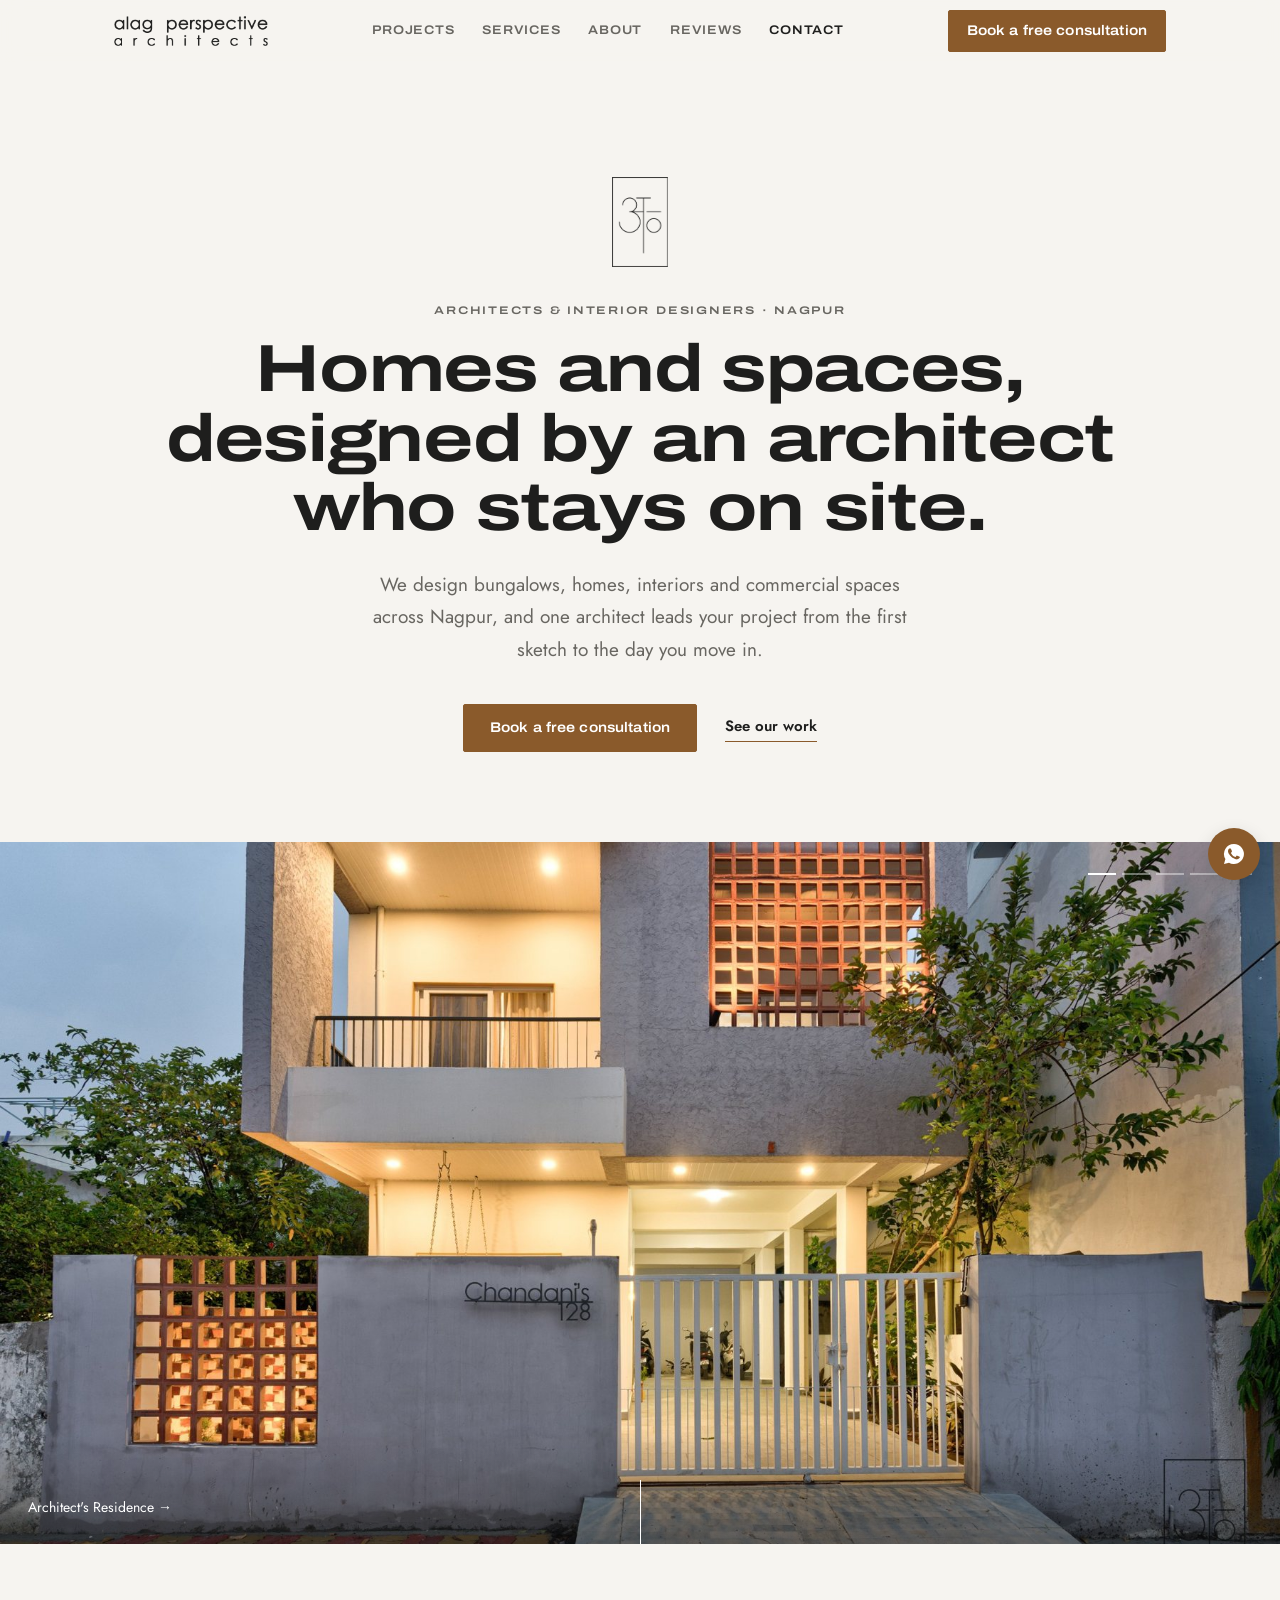
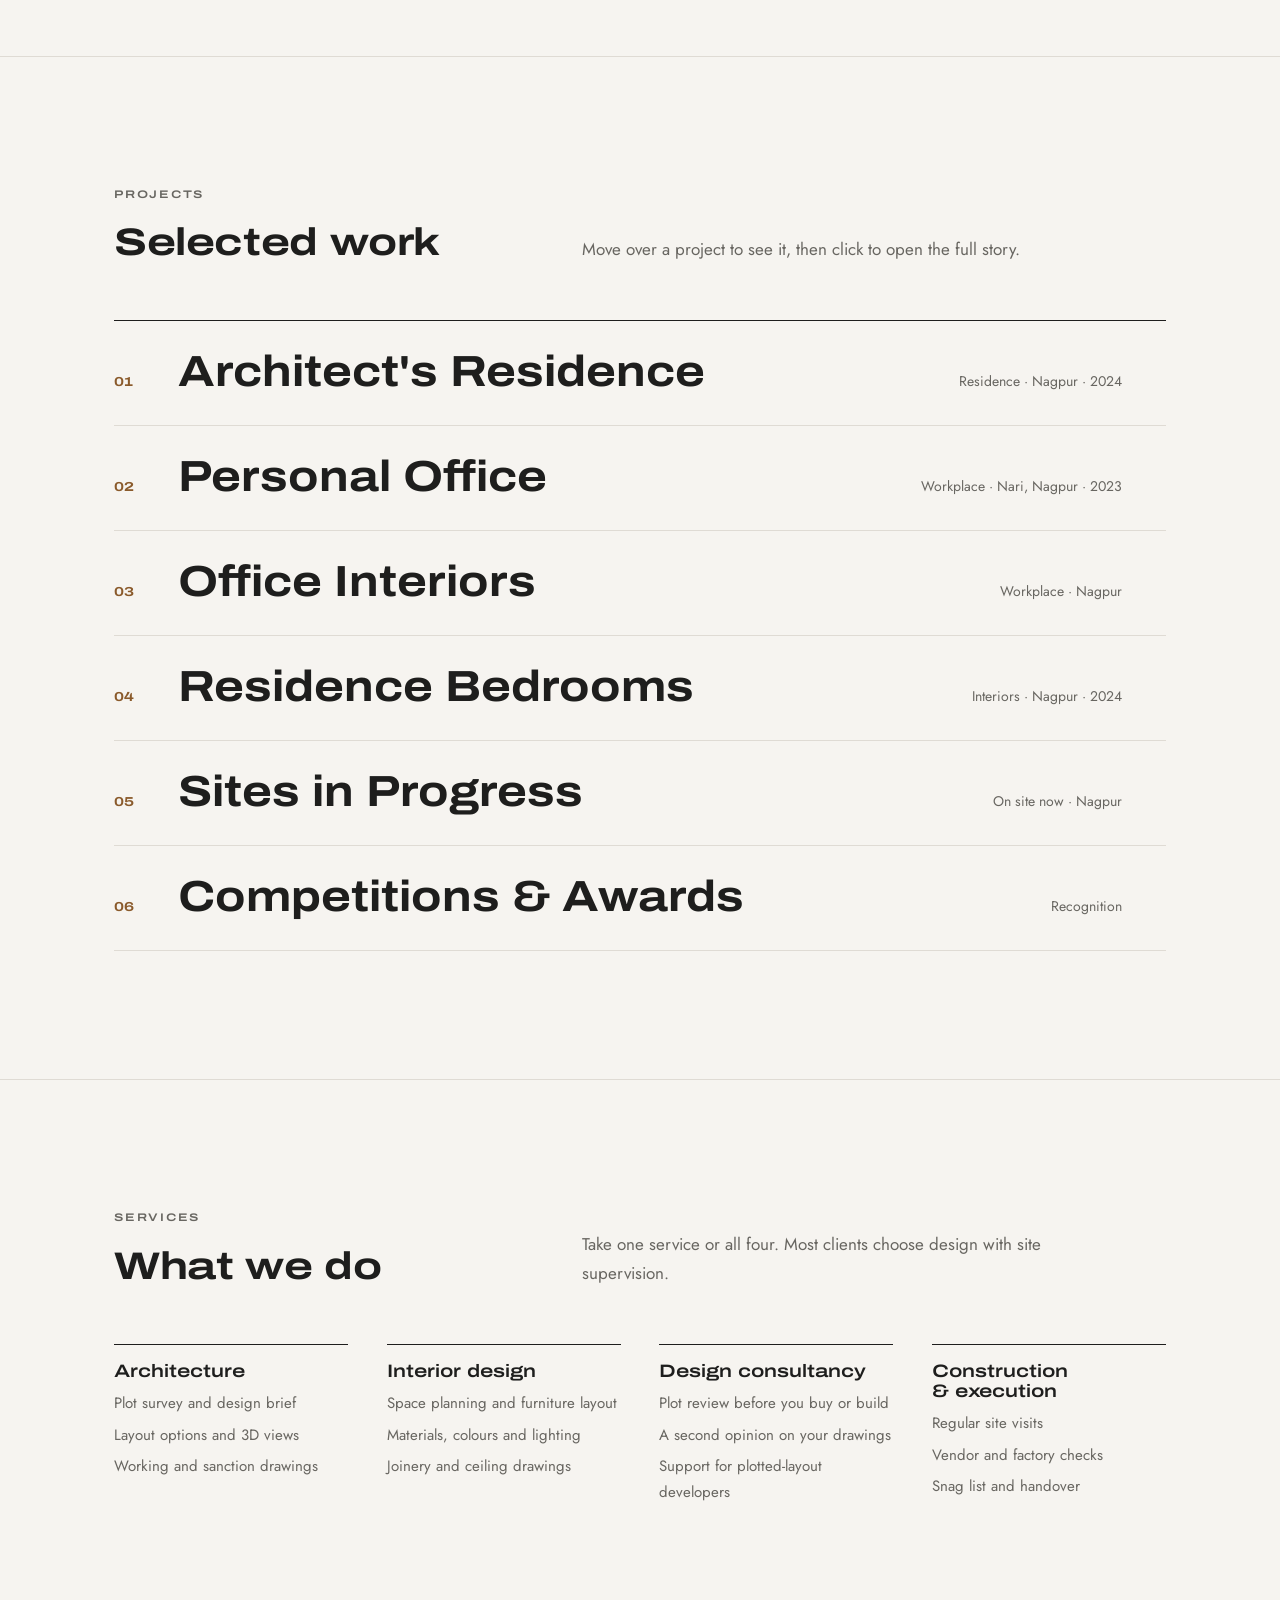
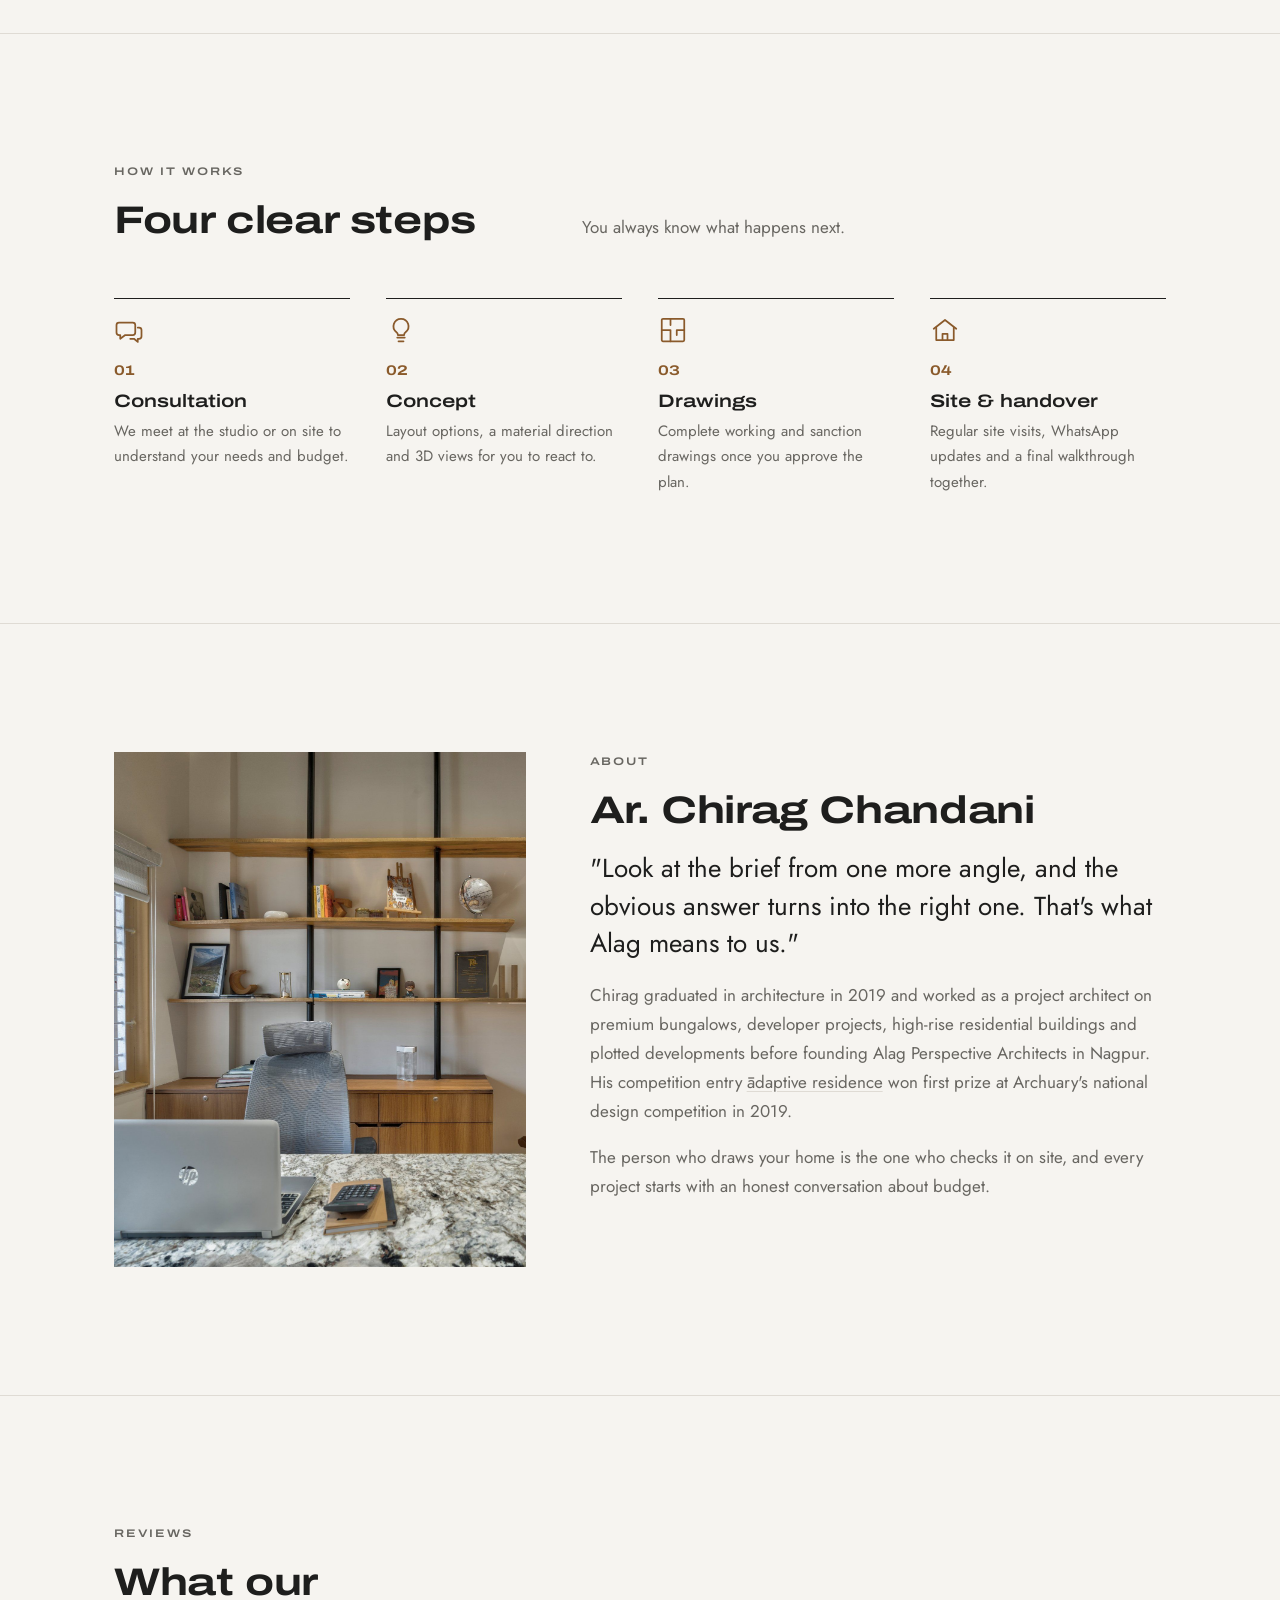
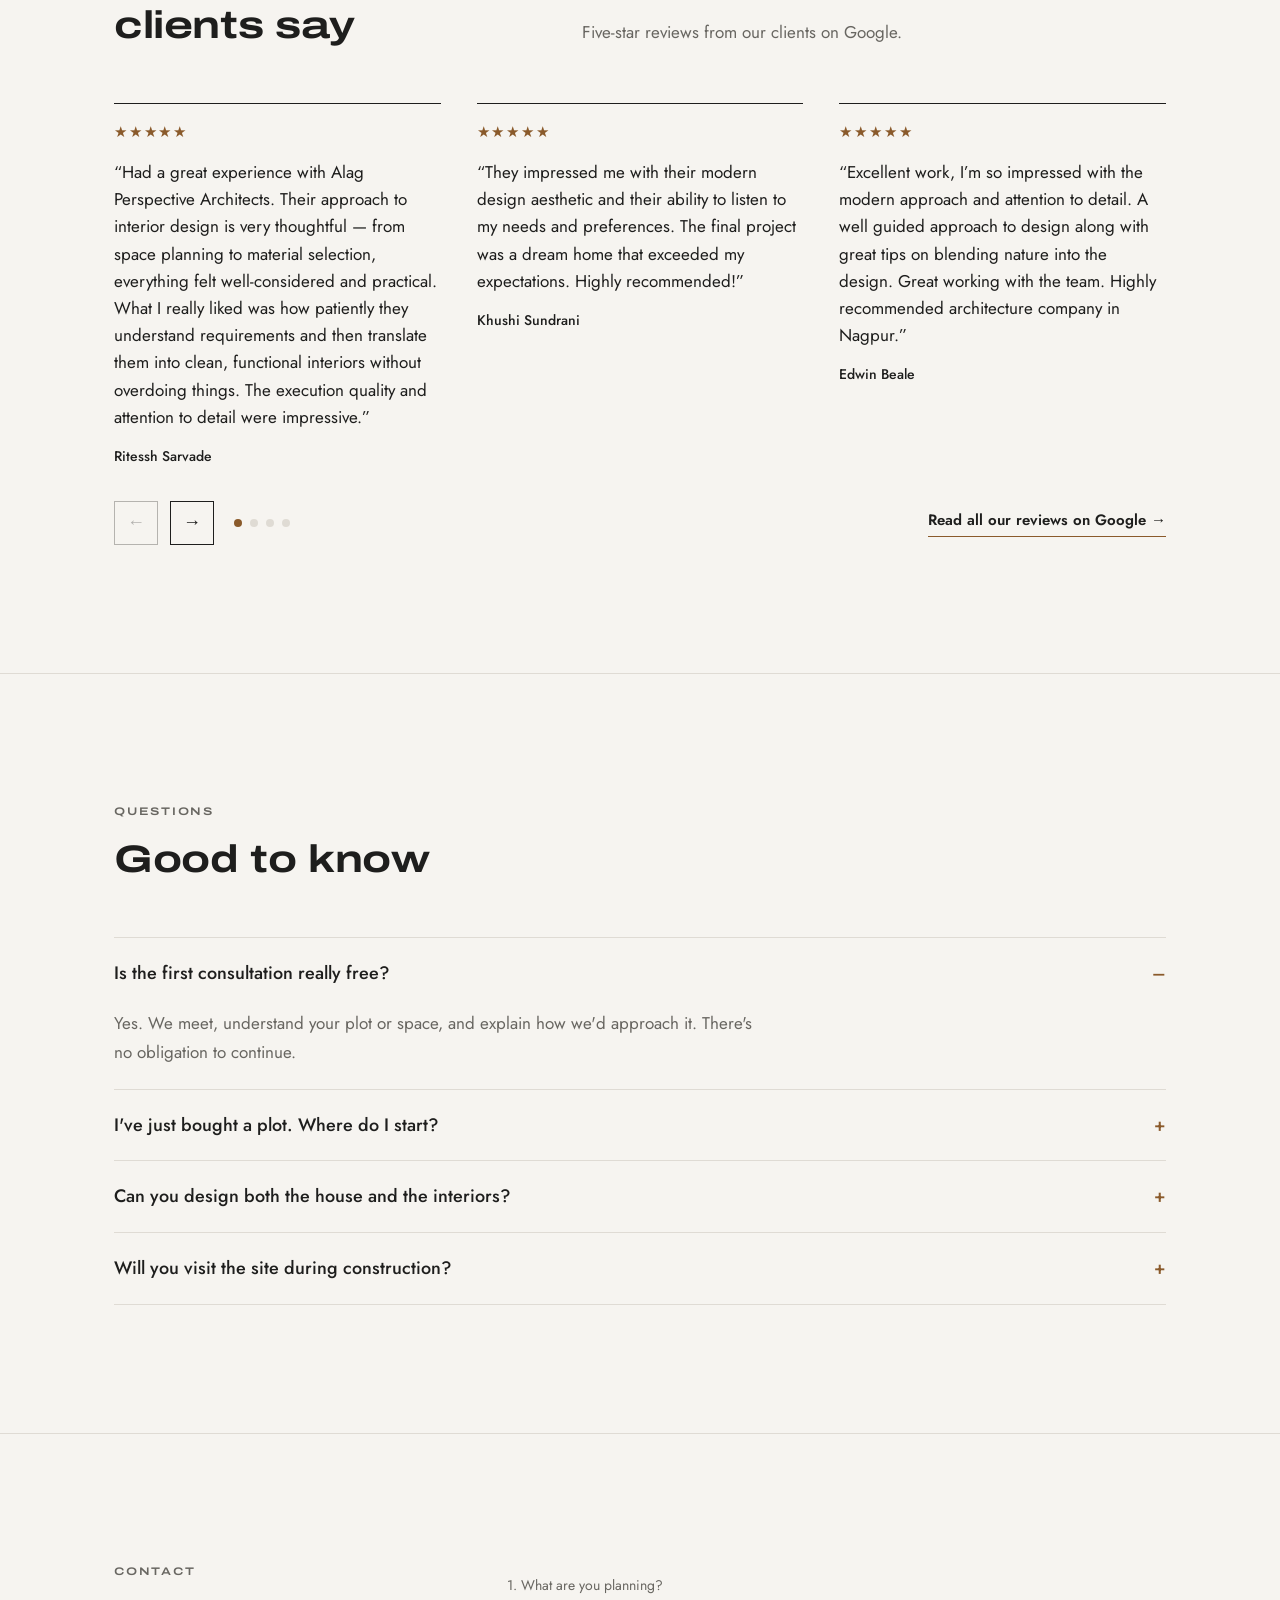
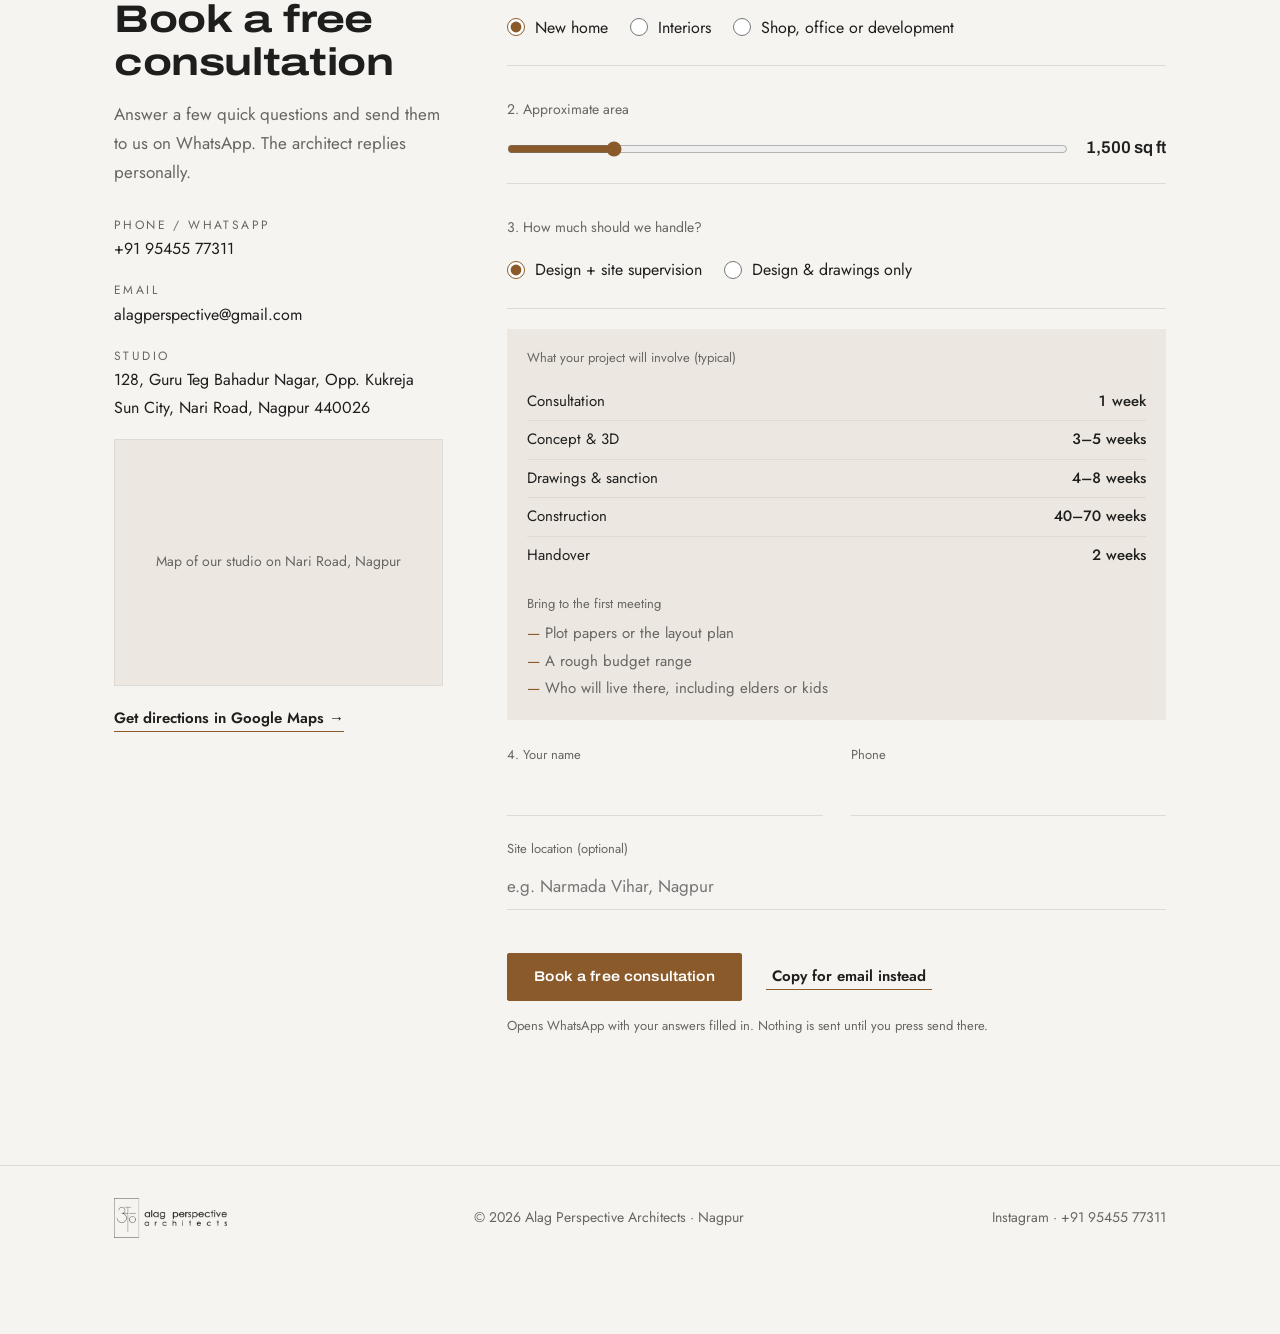
<file: index.html>
<!doctype html>
<html lang="en">
<head>
<meta charset="utf-8">
<meta name="viewport" content="width=device-width, initial-scale=1, viewport-fit=cover">
<title>Alag Perspective Architects | Architects in Nagpur</title>
<link rel="canonical" href="https://www.alagperspectivearchitect.in/">
<meta name="description" content="Alag Perspective Architects, Nagpur: architecture, interiors and site supervision for homes, offices and developers. Book a free consultation.">
<link rel="preconnect" href="https://fonts.googleapis.com">
<link rel="preconnect" href="https://fonts.gstatic.com" crossorigin>
<link rel="stylesheet" href="https://fonts.googleapis.com/css2?family=Archivo:wdth,wght@62..125,100..900&family=Jost:wght@400;500&display=swap">
<link rel="stylesheet" href="style.css">
<link rel="icon" type="image/png" href="images/favicon.png">
<link rel="apple-touch-icon" href="images/apple-touch-icon.png">
<meta property="og:image" content="https://www.alagperspectivearchitect.in/images/hero.jpg">
<meta property="og:title" content="Alag Perspective Architects, Nagpur">
<meta property="og:description" content="Architecture, interiors and site supervision in Nagpur. Book a free consultation.">
<meta property="og:type" content="website">
<meta property="og:url" content="https://www.alagperspectivearchitect.in/">
<script type="application/ld+json">
{"@context":"https://schema.org","@type":"ProfessionalService","additionalType":"https://schema.org/Architect",
"name":"Alag Perspective Architects","alternateName":["Alag Architects","Alag Perspective"],
"url":"https://www.alagperspectivearchitect.in/","logo":"https://www.alagperspectivearchitect.in/images/logo-name.png","image":"https://www.alagperspectivearchitect.in/images/hero.jpg",
"telephone":"+91 95455 77311","areaServed":"Nagpur",
"address":{"@type":"PostalAddress","addressLocality":"Nagpur","addressRegion":"Maharashtra","addressCountry":"IN"},
"description":"Architecture, interiors and site supervision in Nagpur for homes, offices and developers."}
</script>
</head>
<body>
<header class="top">
  <div class="wrap">
    <a class="logo" href="#home"><img src="images/logo-name.png" alt="Alag Perspective Architects" width="494" height="96"></a>
    <nav class="menu" aria-label="Main">
      <a href="#projects">Projects</a><a href="#services">Services</a><a href="#about">About</a><a href="#reviews" class="rv-link" hidden>Reviews</a><a href="#contact">Contact</a>
    </nav>
    <a class="btn" href="#contact">Book a free consultation</a>
    <button class="link burger" id="burger" type="button" aria-expanded="false" aria-controls="drawer">Menu</button>
  </div>
</header>
<div class="drawer" id="drawer" hidden>
  <button class="link" id="dclose" type="button">Close</button>
  <a href="#projects">Projects</a><a href="#services">Services</a><a href="#about">About</a><a href="#reviews" class="rv-link" hidden>Reviews</a><a href="#contact">Contact</a>
  <a class="btn" href="#contact" style="margin-top:24px;font-size:15px;border:0;color:var(--on-brown)">Book a free consultation</a>
</div>

<main id="home">
<!-- 1. HERO: text first (logo mark, headline, one line), then the photo -->
<section class="hero">
  <div class="wrap hero-text">
    <img class="hero-mark" src="images/logo-mark.png" alt="" width="149" height="240">
    <span class="label">Architects &amp; interior designers &middot; Nagpur</span>
    <h1>Homes and spaces, designed by an architect who stays on site.</h1>
    <p>We design bungalows, homes, interiors and commercial spaces across Nagpur, and one architect leads your project from the first sketch to the day you move in.</p>
    <div class="ctas"><a class="btn" href="#contact">Book a free consultation</a><a class="link" href="#projects">See our work</a></div>
  </div>
  <div class="hero-photo hero-slides" id="hero-slides" aria-roledescription="carousel" aria-label="Our projects">
    <figure class="slide on"><img src="images/architects-residence/exterior/1.jpg" alt="Architect's Residence" fetchpriority="high"></figure>
    <span class="hero-scroll" aria-hidden="true"></span>
  </div>
</section>

<!-- 2. PROJECTS -->
<section id="projects">
  <div class="wrap">
    <div class="head"><div><span class="label">Projects</span><h2>Selected work</h2></div><p>Move over a project to see it, then click to open the full story.</p></div>
    <div class="pgrid" id="pgrid"></div>
  </div>
</section>

<!-- 4. SERVICES -->
<section id="services">
  <div class="wrap">
    <div class="head"><div><span class="label">Services</span><h2>What we do</h2></div><p>Take one service or all four. Most clients choose design with site supervision.</p></div>
    <div class="svc">
      <div><h3>Architecture</h3><ul><li>Plot survey and design brief</li><li>Layout options and 3D views</li><li>Working and sanction drawings</li></ul></div>
      <div><h3>Interior design</h3><ul><li>Space planning and furniture layout</li><li>Materials, colours and lighting</li><li>Joinery and ceiling drawings</li></ul></div>
      <div><h3>Design consultancy</h3><ul><li>Plot review before you buy or build</li><li>A second opinion on your drawings</li><li>Support for plotted-layout developers</li></ul></div>
      <div><h3>Construction &amp; execution</h3><ul><li>Regular site visits</li><li>Vendor and factory checks</li><li>Snag list and handover</li></ul></div>
    </div>
  </div>
</section>

<!-- 5. HOW IT WORKS -->
<section id="process">
  <div class="wrap">
    <div class="head"><div><span class="label">How it works</span><h2>Four clear steps</h2></div><p>You always know what happens next.</p></div>
    <div class="steps">
      <div class="step"><svg class="step-ico" viewBox="0 0 24 24" aria-hidden="true"><path d="M4 6h11a2 2 0 0 1 2 2v6a2 2 0 0 1-2 2H9l-4 3v-3H4a2 2 0 0 1-2-2V8a2 2 0 0 1 2-2z"/><path d="M19 10h1a2 2 0 0 1 2 2v5a2 2 0 0 1-2 2h-1v2.5L16 19h-3"/></svg><small>01</small><h3>Consultation</h3><p>We meet at the studio or on site to understand your needs and budget.</p></div>
      <div class="step"><svg class="step-ico" viewBox="0 0 24 24" aria-hidden="true"><path d="M9 18h6M10 21h4"/><path d="M12 3a6 6 0 0 0-3.6 10.8c.7.5 1.1 1.3 1.1 2.2h5c0-.9.4-1.7 1.1-2.2A6 6 0 0 0 12 3z"/></svg><small>02</small><h3>Concept</h3><p>Layout options, a material direction and 3D views for you to react to.</p></div>
      <div class="step"><svg class="step-ico" viewBox="0 0 24 24" aria-hidden="true"><rect x="3" y="3" width="18" height="18" rx="1"/><path d="M3 12h7v9M10 3v5M15 12h6M15 12v4"/></svg><small>03</small><h3>Drawings</h3><p>Complete working and sanction drawings once you approve the plan.</p></div>
      <div class="step"><svg class="step-ico" viewBox="0 0 24 24" aria-hidden="true"><path d="M3 11l9-7 9 7"/><path d="M5 10v10h14V10"/><path d="M10 20v-5h4v5"/></svg><small>04</small><h3>Site &amp; handover</h3><p>Regular site visits, WhatsApp updates and a final walkthrough together.</p></div>
    </div>
  </div>
</section>

<!-- 6. ABOUT -->
<section id="about">
  <div class="wrap about">
    <div class="ph" role="img" aria-label="The study in the Architect's Home, with teak shelves on black steel uprights" data-ph="The study" data-img="images/about.jpg"></div>
    <div class="txt">
      <span class="label" style="margin:0">About</span>
      <h2>Ar. Chirag Chandani</h2>
      <blockquote>"Look at the brief from one more angle, and the obvious answer turns into the right one. That's what Alag means to us."</blockquote>
      <p class="muted">Chirag graduated in architecture in 2019 and worked as a project architect on premium bungalows, developer projects, high-rise residential buildings and plotted developments before founding Alag Perspective Architects in Nagpur. His competition entry <a class="quiet" href="project.html?p=competitions-awards">ādaptive residence</a> won first prize at Archuary's national design competition in 2019.</p>
      <p class="muted">The person who draws your home is the one who checks it on site, and every project starts with an honest conversation about budget.</p>
    </div>
  </div>
</section>

<!-- REVIEWS: appears only when REVIEWS in content.js has entries -->
<section id="reviews" hidden>
  <div class="wrap">
    <div class="head"><div><span class="label">Reviews</span><h2>What our clients say</h2></div><p>Five-star reviews from our clients on Google.</p></div>
    <div class="revs" id="revs" role="region" aria-roledescription="carousel" aria-label="Client reviews" tabindex="0"></div>
    <div class="rev-nav">
      <button type="button" id="rev-prev" aria-label="Previous reviews">←</button>
      <button type="button" id="rev-next" aria-label="Next reviews">→</button>
      <div class="rev-dots" id="rev-dots" aria-label="Choose review"></div>
      <a class="link" id="g-reviews" href="https://www.google.com/maps/search/?api=1&query=Alag+Perspective+Architects+Nagpur" target="_blank" rel="noopener">Read all our reviews on Google →</a>
    </div>
  </div>
</section>

<!-- 7. FAQ -->
<section id="faq">
  <div class="wrap">
    <div class="head"><div><span class="label">Questions</span><h2>Good to know</h2></div><p></p></div>
    <div class="faq">
      <details open><summary>Is the first consultation really free?</summary><p>Yes. We meet, understand your plot or space, and explain how we'd approach it. There's no obligation to continue.</p></details>
      <details><summary>I've just bought a plot. Where do I start?</summary><p>Book a free consultation and bring your plot papers or layout plan. We'll discuss what you can build and suggest next steps before you spend on anything.</p></details>
      <details><summary>Can you design both the house and the interiors?</summary><p>Yes. Doing both together usually saves time and avoids changes on site later.</p></details>
      <details><summary>Will you visit the site during construction?</summary><p>Yes, when you choose design with site supervision. We check work against the drawings and resolve issues with your contractor on the spot.</p></details>
    </div>
  </div>
</section>

<!-- 8. BOOK A FREE CONSULTATION (one form) -->
<section id="contact">
  <div class="wrap contact">
    <div>
      <span class="label">Contact</span>
      <h2>Book a free consultation</h2>
      <p class="muted" style="margin-top:16px;max-width:34ch">Answer a few quick questions and send them to us on WhatsApp. The architect replies personally.</p>
      <div class="direct">
        <div><small>Phone / WhatsApp</small><span>+91 95455 77311</span></div>
        <div><small>Email</small><span>alagperspective@gmail.com</span></div>
        <div><small>Studio</small><span>128, Guru Teg Bahadur Nagar, Opp. Kukreja Sun City, Nari Road, Nagpur 440026</span></div>
        <div class="map">
          <span class="fallback">Map of our studio on Nari Road, Nagpur</span>
          <iframe title="Map showing Alag Perspective Architects studio, Nari Road, Nagpur" src="https://www.google.com/maps?q=Alag+Perspective+Architects,+128+Guru+Teg+Bahadur+Nagar,+Nari+Road,+Nagpur+440026&z=16&output=embed" loading="lazy" referrerpolicy="no-referrer-when-downgrade" allowfullscreen></iframe>
        </div>
        <div><a class="link" href="https://www.google.com/maps/search/?api=1&query=Alag+Perspective+Architects,+128+Guru+Teg+Bahadur+Nagar,+Nari+Road,+Nagpur+440026" target="_blank" rel="noopener">Get directions in Google Maps →</a></div>
      </div>
    </div>
    <div>
      <div class="q"><span class="lab" id="q1">1. What are you planning?</span>
        <div class="opts" role="radiogroup" aria-labelledby="q1">
          <label><input type="radio" name="ptype" id="pl-home" value="home" checked>New home</label>
          <label><input type="radio" name="ptype" id="pl-int" value="interiors">Interiors</label>
          <label><input type="radio" name="ptype" id="pl-com" value="commercial">Shop, office or development</label>
        </div></div>
      <div class="q"><label class="lab" for="pl-area">2. Approximate area</label>
        <div class="range"><input type="range" id="pl-area" min="500" max="6000" step="100" value="1500"><output id="pl-area-out" for="pl-area">1,500 sq ft</output></div></div>
      <div class="q"><span class="lab" id="q3">3. How much should we handle?</span>
        <div class="opts" role="radiogroup" aria-labelledby="q3">
          <label><input type="radio" name="scope" id="sc-full" value="full" checked>Design + site supervision</label>
          <label><input type="radio" name="scope" id="sc-design" value="design">Design &amp; drawings only</label>
        </div></div>
      <div class="result" aria-live="polite">
        <span class="small">What your project will involve (typical)</span>
        <div id="pl-stages"></div>
        <div><span class="small">Bring to the first meeting</span><ul class="need" id="pl-need" style="margin-top:4px"></ul></div>
      </div>
      <form id="enq" novalidate>
        <div class="f"><label for="e-name">4. Your name</label><input id="e-name" autocomplete="name"></div>
        <div class="f"><label for="e-phone">Phone</label><input id="e-phone" type="tel" autocomplete="tel" inputmode="tel"></div>
        <div class="f full"><label for="e-loc">Site location (optional)</label><input id="e-loc" placeholder="e.g. Narmada Vihar, Nagpur"></div>
        <div class="f full"><p class="err" id="e-err" role="alert"></p>
          <div class="row"><a class="btn" id="send" href="https://wa.me/919545577311" target="_blank" rel="noopener">Book a free consultation</a><button class="link" type="button" id="copy">Copy for email instead</button></div>
          <p class="small" style="margin-top:10px">Opens WhatsApp with your answers filled in. Nothing is sent until you press send there.</p>
        </div>
      </form>
    </div>
  </div>
</section>
</main>

<footer><div class="wrap"><img src="images/logo-lockup.png" alt="Alag Perspective Architects" width="677" height="240" style="height:40px;width:auto;display:block"><span>© 2026 Alag Perspective Architects · Nagpur</span><span><a href="https://www.instagram.com/alag_perspective_architects/" target="_blank" rel="noopener">Instagram</a> · +91 95455 77311</span></div></footer>

<a class="wa" href="https://wa.me/919545577311" target="_blank" rel="noopener" aria-label="Chat on WhatsApp"><svg viewBox="0 0 24 24" aria-hidden="true"><path fill="currentColor" d="M12 2a10 10 0 0 0-8.6 15.1L2 22l5-1.3A10 10 0 1 0 12 2zm5.3 14.1c-.2.6-1.3 1.2-1.8 1.2-.5.1-1 .3-3.4-.7-2.9-1.2-4.7-4.1-4.9-4.3-.1-.2-1.2-1.6-1.2-3s.8-2.2 1-2.5c.3-.3.6-.4.8-.4h.6c.2 0 .4 0 .6.5l.9 2.1c.1.2.1.4 0 .6l-.4.6-.4.5c-.1.1-.3.3-.1.6.2.3.8 1.3 1.7 2.1 1.2 1 2.1 1.4 2.4 1.5.3.1.5.1.6-.1l.9-1c.2-.3.4-.2.6-.1l2 .9c.3.1.5.2.5.3.1.2.1.7-.1 1.2z"/></svg></a>
<nav class="bar" aria-label="Contact">
  <a class="primary" href="https://wa.me/919545577311" target="_blank" rel="noopener"><svg viewBox="0 0 24 24" aria-hidden="true"><path fill="currentColor" d="M12 2a10 10 0 0 0-8.6 15.1L2 22l5-1.3A10 10 0 1 0 12 2zm5.3 14.1c-.2.6-1.3 1.2-1.8 1.2-.5.1-1 .3-3.4-.7-2.9-1.2-4.7-4.1-4.9-4.3-.1-.2-1.2-1.6-1.2-3s.8-2.2 1-2.5c.3-.3.6-.4.8-.4h.6c.2 0 .4 0 .6.5l.9 2.1c.1.2.1.4 0 .6l-.4.6-.4.5c-.1.1-.3.3-.1.6.2.3.8 1.3 1.7 2.1 1.2 1 2.1 1.4 2.4 1.5.3.1.5.1.6-.1l.9-1c.2-.3.4-.2.6-.1l2 .9c.3.1.5.2.5.3.1.2.1.7-.1 1.2z"/></svg>WhatsApp</a>
  <a href="tel:+919545577311"><svg viewBox="0 0 24 24" aria-hidden="true"><path fill="none" stroke="currentColor" stroke-width="2" d="M5 3h4l2 5-2.5 1.5a11 11 0 0 0 6 6L16 13l5 2v4a2 2 0 0 1-2 2A16 16 0 0 1 3 5a2 2 0 0 1 2-2z"/></svg>Call</a>
</nav>

<script src="content.js"></script>
<script>
const $=id=>document.getElementById(id);
const reduce=matchMedia('(prefers-reduced-motion: reduce)').matches;

/* quiet placeholder: faint perspective lines, replaced by the real photo when it loads */
function phSvg(seed){const vx=30+(seed*37)%40,vy=42+(seed*13)%16;let g='';
  for(let i=0;i<=10;i++){const x=i*10;g+=`<line x1="${vx}" y1="${vy}" x2="${x}" y2="100"/><line x1="${vx}" y1="${vy}" x2="${x}" y2="0" opacity=".5"/>`}
  return `<svg viewBox="0 0 100 100" preserveAspectRatio="none" aria-hidden="true"><g stroke="var(--tone-line)" stroke-width=".25" vector-effect="non-scaling-stroke">${g}<line x1="0" y1="${vy}" x2="100" y2="${vy}" stroke="var(--brown)" opacity=".35"/></g></svg>`}
function fillPh(el,seed){el.insertAdjacentHTML('afterbegin',phSvg(seed));if(el.dataset.ph)el.insertAdjacentHTML('beforeend',`<em>${el.dataset.ph}</em>`);
  if(el.dataset.img){const im=document.createElement('img');im.alt='';im.loading=el.closest('.hero')?'eager':'lazy';im.decoding='async';im.style.cssText='position:absolute;inset:0;width:100%;height:100%;object-fit:cover;opacity:0;transition:opacity .6s';im.onload=()=>{im.style.opacity=1;const e=el.querySelector('em');if(e)e.remove()};im.onerror=()=>im.remove();im.src=el.dataset.img;el.appendChild(im)}}
document.querySelectorAll('.ph[data-ph]').forEach((el,i)=>fillPh(el,i+3));
/* hero: a slow crossfade through the HERO photos, each one easing out of a slight zoom */
(function(){const box=$('hero-slides');if(!box||typeof HERO==='undefined'||!HERO.length)return;
  const first=box.querySelector('.slide'),esc=t=>String(t).replace(/[&<>"]/g,c=>({'&':'&amp;','<':'&lt;','>':'&gt;','"':'&quot;'}[c]));
  const mk=([src,cap,href],k)=>`<figure class="slide${k===0?' on':''}"><img src="${src}" alt="${esc(cap)}" ${k?'loading="lazy"':'fetchpriority="high"'}><figcaption><a href="${href}">${esc(cap)} →</a></figcaption></figure>`;
  first.remove();box.insertAdjacentHTML('afterbegin',HERO.map(mk).join('')+`<div class="hero-bars" aria-hidden="true">${HERO.map(()=>'<i><b></b></i>').join('')}</div>`);
  const sl=[...box.querySelectorAll('.slide')],bars=[...box.querySelectorAll('.hero-bars i')];let k=0,t;
  const show=n=>{sl[k].classList.remove('on');bars[k].classList.remove('on');k=(n+sl.length)%sl.length;sl[k].classList.add('on');bars.forEach((b,j)=>b.classList.toggle('done',j<k));bars[k].classList.add('on')};
  requestAnimationFrame(()=>{box.classList.add('go');bars[0].classList.add('on')});
  if(reduce||sl.length<2)return;
  const run=()=>{clearInterval(t);t=setInterval(()=>{if(!document.hidden)show(k+1)},6000)};run();
  bars.forEach((b,j)=>{b.style.pointerEvents='auto';b.onclick=()=>{show(j);run()}});})();

/* projects: bento grid of covers, in the order of P in content.js. Each opens its own page.
   Hovering a cover plays through that project's photos (images/<slug>-1.jpg, -2.jpg ...). */
const grid=$('pgrid'),LISTVIEW=typeof PROJECT_VIEW!=='undefined'&&PROJECT_VIEW==='list';
function layout(){const vis=[...grid.children].filter(c=>!c.hidden);
  vis.forEach((c,k)=>{c.classList.remove('lead','side','wide');
    if(k===0&&vis.length>2)c.classList.add('lead');else if(k<3&&vis.length>2)c.classList.add('side');
    else{const rest=vis.length-3,pos=k-3;if(vis.length<=2||(rest%3===2&&pos>=rest-2)||(rest%3===1&&pos===rest-1))c.classList.add(rest%3===1&&pos===rest-1?'lead-row':'wide')}
    if(c.classList.contains('lead-row')){c.classList.remove('lead-row');c.style.gridColumn='1/-1'}else c.style.gridColumn=''})}
(LISTVIEW?[]:P).forEach((p,i)=>{const a=document.createElement('a');a.className='pcard empty';a.href=`project.html?p=${p.slug}`;a.hidden=!SHOW_EMPTY;
  a.setAttribute('aria-label',`${p.title}, open project`);
  a.innerHTML=`<div class="ph" data-ph="${SHOW_EMPTY?'Photos coming soon':''}" data-img="images/${p.slug}-1.jpg"></div><div class="bars" aria-hidden="true"></div><span class="shade"></span><span class="open" aria-hidden="true">Open project →</span>
    <div class="cap-in"><span class="no">${String(i+1).padStart(2,'0')} · ${p.cat}</span><h3>${p.title}</h3>${p.hook?`<p class="hook">${p.hook}</p>`:''}</div>`;
  grid.appendChild(a);fillPh(a.querySelector('.ph'),i);
  const t=new Image();t.onload=()=>{a.hidden=false;a.classList.remove('empty');layout()};t.src=`images/${p.slug}-1.jpg`;

  /* hover carousel: find which gallery photos exist the first time, then cross-fade through them */
  const n=Math.max(1,(p.photos||[]).length),DUR=1400;let srcs=null,timer=null,k=0,slides=[];
  async function find(){if(srcs)return srcs;
    const tries=Array.from({length:n},(_,j)=>`images/${p.slug}-${j+1}.jpg`);
    const ok=await Promise.all(tries.map(src=>new Promise(r=>{const im=new Image();im.onload=()=>r(src);im.onerror=()=>r(null);im.src=src})));
    srcs=ok.filter(Boolean);
    slides=srcs.slice(1).map(src=>{const im=document.createElement('img');im.className='slide';im.alt='';im.src=src;a.querySelector('.ph').appendChild(im);return im});
    a.querySelector('.bars').innerHTML=srcs.length>1?srcs.map(()=>'<i></i>').join(''):'';a.querySelector('.bars').style.setProperty('--dur',DUR+'ms');
    return srcs}
  function show(j){k=j;slides.forEach((s,x)=>s.classList.toggle('on',x===j-1));
    [...a.querySelectorAll('.bars i')].forEach((b,x)=>{b.className=x<j?'done':x===j?'now':''})}
  async function start(){if(reduce)return;await find();if(srcs.length<2||timer)return;a.classList.add('playing');show(0);
    timer=setInterval(()=>show((k+1)%srcs.length),DUR)}
  function stop(){clearInterval(timer);timer=null;a.classList.remove('playing');slides.forEach(s=>s.classList.remove('on'));a.querySelectorAll('.bars i').forEach(b=>b.className='')}
  if(matchMedia('(hover:hover)').matches){a.addEventListener('mouseenter',start);a.addEventListener('mouseleave',stop)}
  else if('IntersectionObserver' in window){/* phones: plays while the cover is mostly on screen */
    new IntersectionObserver(es=>es.forEach(e=>e.isIntersecting?start():stop()),{threshold:.75}).observe(a)}
  a.addEventListener('focus',start);a.addEventListener('blur',stop)});
layout();

/* projects as a list: move over a name and its cover photo floats beside the pointer; phones show a small photo in each row */
if(LISTVIEW){grid.hidden=true;const ul=document.createElement('ul');ul.className='plist';ul.id='plist';grid.after(ul);
  const yr=p=>((p.facts||[]).find(f=>/^(Year|Photographed)$/.test(f[0]))||[])[1]||'';
  P.forEach((p,i)=>{const li=document.createElement('li');li.hidden=!SHOW_EMPTY;const src=`images/${p.slug}-1.jpg`;
    li.innerHTML=`<a href="project.html?p=${p.slug}" data-img="${src}"><img class="thumb" src="${src}" alt="" loading="lazy"><span class="n">${String(i+1).padStart(2,'0')}</span><span class="t">${p.title}</span><span class="c">${[p.cat,p.loc,yr(p)].filter(Boolean).join(' · ')}</span><span class="go" aria-hidden="true">→</span></a>`;
    ul.appendChild(li);const t=new Image();t.onload=()=>{li.hidden=false};t.src=src});
  const fl=document.createElement('div');fl.className='pfloat';fl.setAttribute('aria-hidden','true');fl.innerHTML='<img alt="">';document.body.appendChild(fl);
  if(matchMedia('(hover:hover) and (pointer:fine)').matches){const im=fl.querySelector('img');let x=0,y=0,fx=0,fy=0;
    ul.querySelectorAll('a').forEach(a=>{a.addEventListener('mouseenter',()=>{im.src=a.dataset.img;fl.classList.add('on')});a.addEventListener('mouseleave',()=>fl.classList.remove('on'))});
    addEventListener('mousemove',e=>{x=e.clientX+190;y=e.clientY},{passive:true});
    (function loop(){fx+=(x-fx)*(reduce?1:.14);fy+=(y-fy)*(reduce?1:.14);fl.style.transform=`translate(${fx}px,${fy}px) translate(-50%,-50%)`;requestAnimationFrame(loop)})()}}

/* material lab strip: drifts sideways by itself; swipe or drag to move it; pauses on hover/touch */
(function(){const box=$('lab'),tr=$('lab-track');if(!box||typeof LAB==='undefined')return;
  const item=([t,src,cap])=>`<figure>${t==='video'?`<video src="${src}" poster="${src.replace('.mp4','.jpg')}" muted loop playsinline autoplay preload="metadata" aria-label="${cap}"></video>`:`<img src="${src}" alt="${cap}" loading="lazy">`}<figcaption>${cap}</figcaption></figure>`;
  const one=LAB.map(item).join('');tr.innerHTML=one+one;               /* two copies for a seamless loop */
  tr.querySelectorAll('figure:nth-child(n+'+(LAB.length+1)+')').forEach(f=>f.setAttribute('aria-hidden','true'));
  let held=false,last=0,acc=0;const speed=reduce?0:.35;                  /* pixels per frame at 60fps */
  const hold=()=>{held=true};const free=()=>{held=false};
  box.addEventListener('mouseenter',hold);box.addEventListener('mouseleave',free);
  box.addEventListener('touchstart',hold,{passive:true});box.addEventListener('touchend',()=>setTimeout(free,1800),{passive:true});
  box.addEventListener('focusin',hold);box.addEventListener('focusout',free);
  /* drag with a mouse on desktop */
  let down=false,sx=0,sl=0;box.addEventListener('pointerdown',e=>{if(e.pointerType!=='mouse')return;down=true;sx=e.clientX;sl=box.scrollLeft;box.classList.add('drag')});
  addEventListener('pointerup',()=>{down=false;box.classList.remove('drag')});
  box.addEventListener('pointermove',e=>{if(down)box.scrollLeft=sl-(e.clientX-sx)});
  function tick(t){const dt=last?Math.min(t-last,50):16;last=t;
    const half=tr.scrollWidth/2;
    if(!held&&!down&&!document.hidden&&speed&&inView){acc+=speed*dt/16;const n=Math.floor(acc);if(n){box.scrollLeft+=n;acc-=n}}
    if(half>0){if(box.scrollLeft>=half)box.scrollLeft-=half;else if(box.scrollLeft<=0&&(held||down))box.scrollLeft+=half}
    requestAnimationFrame(tick)}
  let inView=true;if('IntersectionObserver' in window)new IntersectionObserver(es=>{inView=es[0].isIntersecting},{rootMargin:'100px'}).observe(box);
  requestAnimationFrame(tick)})();

/* home videos */
function wireVideos(root){root.querySelectorAll('video').forEach(v=>{
  if(reduce){v.removeAttribute('autoplay');v.pause();v.controls=true;return}
  if('IntersectionObserver' in window){new IntersectionObserver(es=>es.forEach(e=>{e.isIntersecting?v.play().catch(()=>{}):v.pause()}),{threshold:.2}).observe(v)}})}
wireVideos(document);

/* one consultation form: planner answers + name/phone -> one WhatsApp message */
const fmt=n=>n.toLocaleString('en-IN');
const wk=(v,a)=>{if(typeof v==='string')return v;const k=Math.min(1.6,Math.max(.8,a/1500));return `${Math.round(v[0]*k)}–${Math.round(v[1]*k)} weeks`};
const val=id=>$(id).value.trim();
function message(){const type=document.querySelector('input[name=ptype]:checked').value,scope=document.querySelector('input[name=scope]:checked').value,a=+$('pl-area').value,d=PLAN[type];
  const L=["Hello Alag Perspective, I'd like a free consultation.",''];
  if(val('e-name'))L.push(`Name: ${val('e-name')}`);if(val('e-phone'))L.push(`Phone: ${val('e-phone')}`);
  L.push(`Planning: ${d.t}`,`Area: about ${fmt(a)} sq ft`,`Scope: ${scope==='full'?'Design + site supervision':'Design & drawings only'}`);
  if(val('e-loc'))L.push(`Site: ${val('e-loc')}`);return L.join('\n')}
function update(){const type=document.querySelector('input[name=ptype]:checked').value,scope=document.querySelector('input[name=scope]:checked').value,a=+$('pl-area').value,d=PLAN[type];
  $('pl-area-out').textContent=fmt(a)+' sq ft';
  const rows=d.st.filter((s,i)=>scope==='full'||i!==3);
  $('pl-stages').innerHTML=rows.map(s=>`<div class="stage"><span>${s[0]}</span><b>${wk(s[1],a)}</b></div>`).join('');
  $('pl-need').innerHTML=d.need.slice(0,3).map(x=>`<li>${x}</li>`).join('');
  $('send').href='https://wa.me/919545577311?text='+encodeURIComponent(message())}
document.querySelectorAll('#contact input').forEach(el=>el.addEventListener('input',update));update();
$('send').addEventListener('click',e=>{if(!val('e-name')){e.preventDefault();$('e-err').textContent='Add your name so we know who to reply to.';$('e-name').focus()}else $('e-err').textContent=''});
$('enq').addEventListener('submit',e=>{e.preventDefault();$('send').click()});
$('copy').addEventListener('click',()=>{const b=$('copy'),t=message()+'\n\nTo: alagperspective@gmail.com';
  const done=()=>{b.textContent='Copied';setTimeout(()=>b.textContent='Copy for email instead',1800)};
  try{navigator.clipboard.writeText(t).then(done,()=>{b.textContent='Copy failed, email alagperspective@gmail.com'})}catch(e){b.textContent='Copy failed, email alagperspective@gmail.com'}});

/* reviews */
if(typeof REVIEWS!=='undefined'&&REVIEWS.length){
  const esc=t=>String(t).replace(/[&<>"]/g,c=>({'&':'&amp;','<':'&lt;','>':'&gt;','"':'&quot;'}[c]));
  $('revs').innerHTML=REVIEWS.slice(0,6).map(r=>`<figure class="rev"><span class="stars" aria-label="${r.stars||5} out of 5 stars">${'★'.repeat(r.stars||5)}</span><blockquote>“${esc(r.text)}”</blockquote><figcaption><b>${esc(r.name)}</b>${esc(r.project||'')}</figcaption></figure>`).join('');
  if(typeof GOOGLE_REVIEWS_LINK!=='undefined'&&GOOGLE_REVIEWS_LINK)$('g-reviews').href=GOOGLE_REVIEWS_LINK;
  if(REVIEWS.length===1)$('revs').classList.add('one');$('reviews').hidden=false;document.querySelectorAll('.rv-link').forEach(a=>a.hidden=false);
  /* carousel: arrows, dots, swipe (native scroll), gentle auto-advance that stops once the visitor interacts */
  const track=$('revs'),cards=[...track.children],dots=$('rev-dots');
  const step=()=>cards.length>1?cards[1].offsetLeft-cards[0].offsetLeft:track.clientWidth;
  const perView=()=>Math.max(1,Math.round(track.clientWidth/step()));
  const pages=()=>Math.max(1,cards.length-perView()+1);
  const cur=()=>Math.round(track.scrollLeft/step());
  const go=i=>{i=Math.max(0,Math.min(i,pages()-1));track.scrollTo({left:i*step(),behavior:reduce?'auto':'smooth'})};
  function sync(){const n=pages(),c=Math.min(cur(),n-1);
    if(dots.children.length!==n){dots.innerHTML='';for(let k=0;k<n;k++){const d=document.createElement('button');d.type='button';d.setAttribute('aria-label',`Show review ${k+1}`);d.onclick=()=>{stop();go(k)};dots.appendChild(d)}}
    [...dots.children].forEach((d,k)=>d.setAttribute('aria-current',k===c));
    $('rev-prev').disabled=c<=0;$('rev-next').disabled=c>=n-1;
    $('rev-prev').parentElement.style.display=n>1?'':'none';$('g-reviews').style.display='';
    if(n<=1)$('rev-prev').parentElement.style.display='flex',$('rev-prev').hidden=$('rev-next').hidden=true,dots.hidden=true;
    else $('rev-prev').hidden=$('rev-next').hidden=dots.hidden=false}
  /* auto-slide every 5 s; pauses while the pointer is over the reviews or a finger is on them, and carries on after */
  let timer=null,held=false,resumeT=null;
  const next=()=>{if(held||document.hidden)return;go(cur()>=pages()-1?0:cur()+1)};
  const start=()=>{clearInterval(timer);if(!reduce&&pages()>1)timer=setInterval(next,5000)};
  const stop=start;                                   /* a manual move restarts the 5 s count */
  const hold=()=>{held=true;clearTimeout(resumeT)};const free=(ms=0)=>{clearTimeout(resumeT);resumeT=setTimeout(()=>{held=false;start()},ms)};
  $('rev-prev').onclick=()=>{stop();go(cur()-1)};$('rev-next').onclick=()=>{stop();go(cur()+1)};
  track.addEventListener('scroll',()=>requestAnimationFrame(sync),{passive:true});
  const area=$('reviews');
  area.addEventListener('mouseenter',hold);area.addEventListener('mouseleave',()=>free(600));
  area.addEventListener('touchstart',hold,{passive:true});area.addEventListener('touchend',()=>free(4000),{passive:true});
  area.addEventListener('focusin',hold);area.addEventListener('focusout',()=>free(600));
  track.addEventListener('keydown',e=>{if(e.key==='ArrowRight'){e.preventDefault();go(cur()+1)}if(e.key==='ArrowLeft'){e.preventDefault();go(cur()-1)}});
  addEventListener('resize',sync);sync();start();
}

/* drawer */
const drawer=$('drawer'),burger=$('burger');
burger.onclick=()=>{drawer.hidden=false;burger.setAttribute('aria-expanded','true');$('dclose').focus()};
const shut=()=>{drawer.hidden=true;burger.setAttribute('aria-expanded','false')};
$('dclose').onclick=shut;drawer.querySelectorAll('a').forEach(a=>a.addEventListener('click',shut));
document.addEventListener('keydown',e=>{if(e.key==='Escape'&&!drawer.hidden)shut()});

/* active menu */
const links=[...document.querySelectorAll('.menu a')];
const no=new IntersectionObserver(es=>es.forEach(e=>{if(e.isIntersecting)links.forEach(l=>l.classList.toggle('on',l.getAttribute('href')==='#'+e.target.id))}),{rootMargin:'-45% 0px -50% 0px'});
['projects','services','about','reviews','contact'].forEach(id=>no.observe($(id)));
</script>
</body>
</html>
</file>
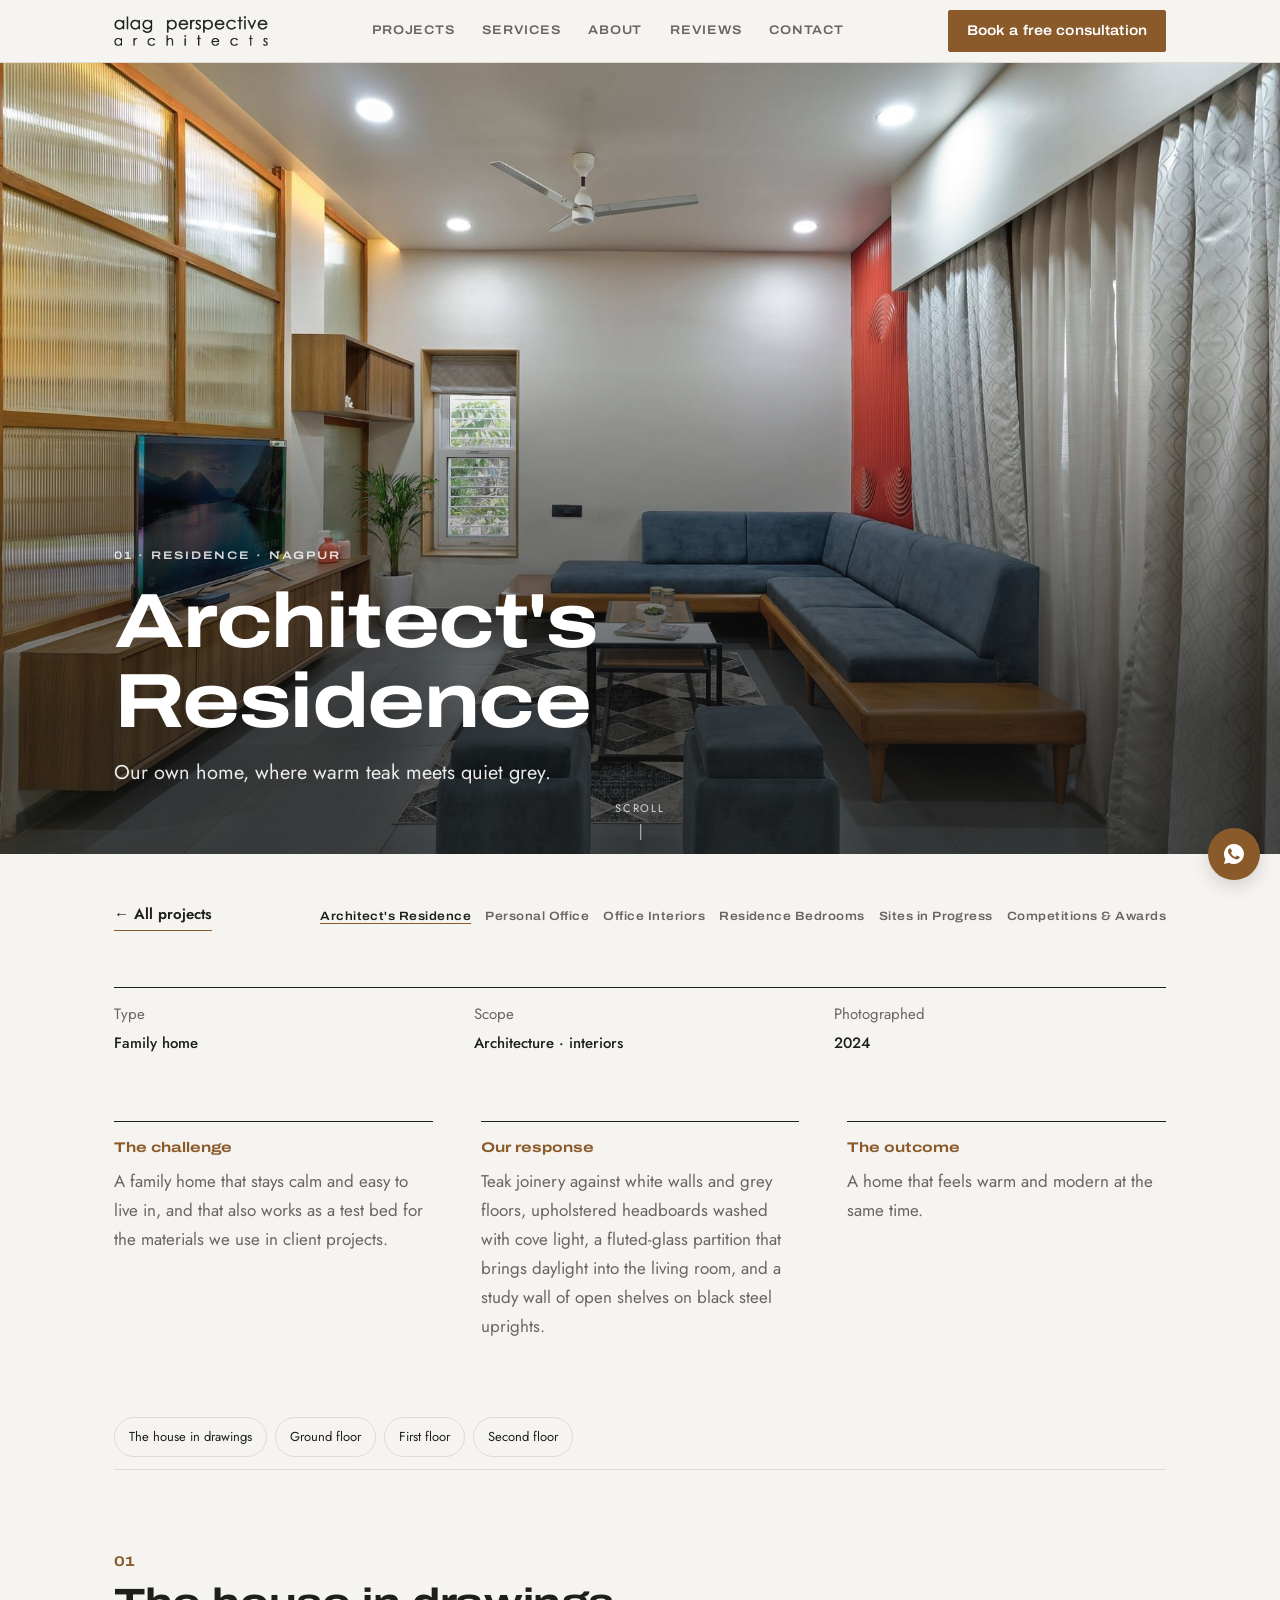
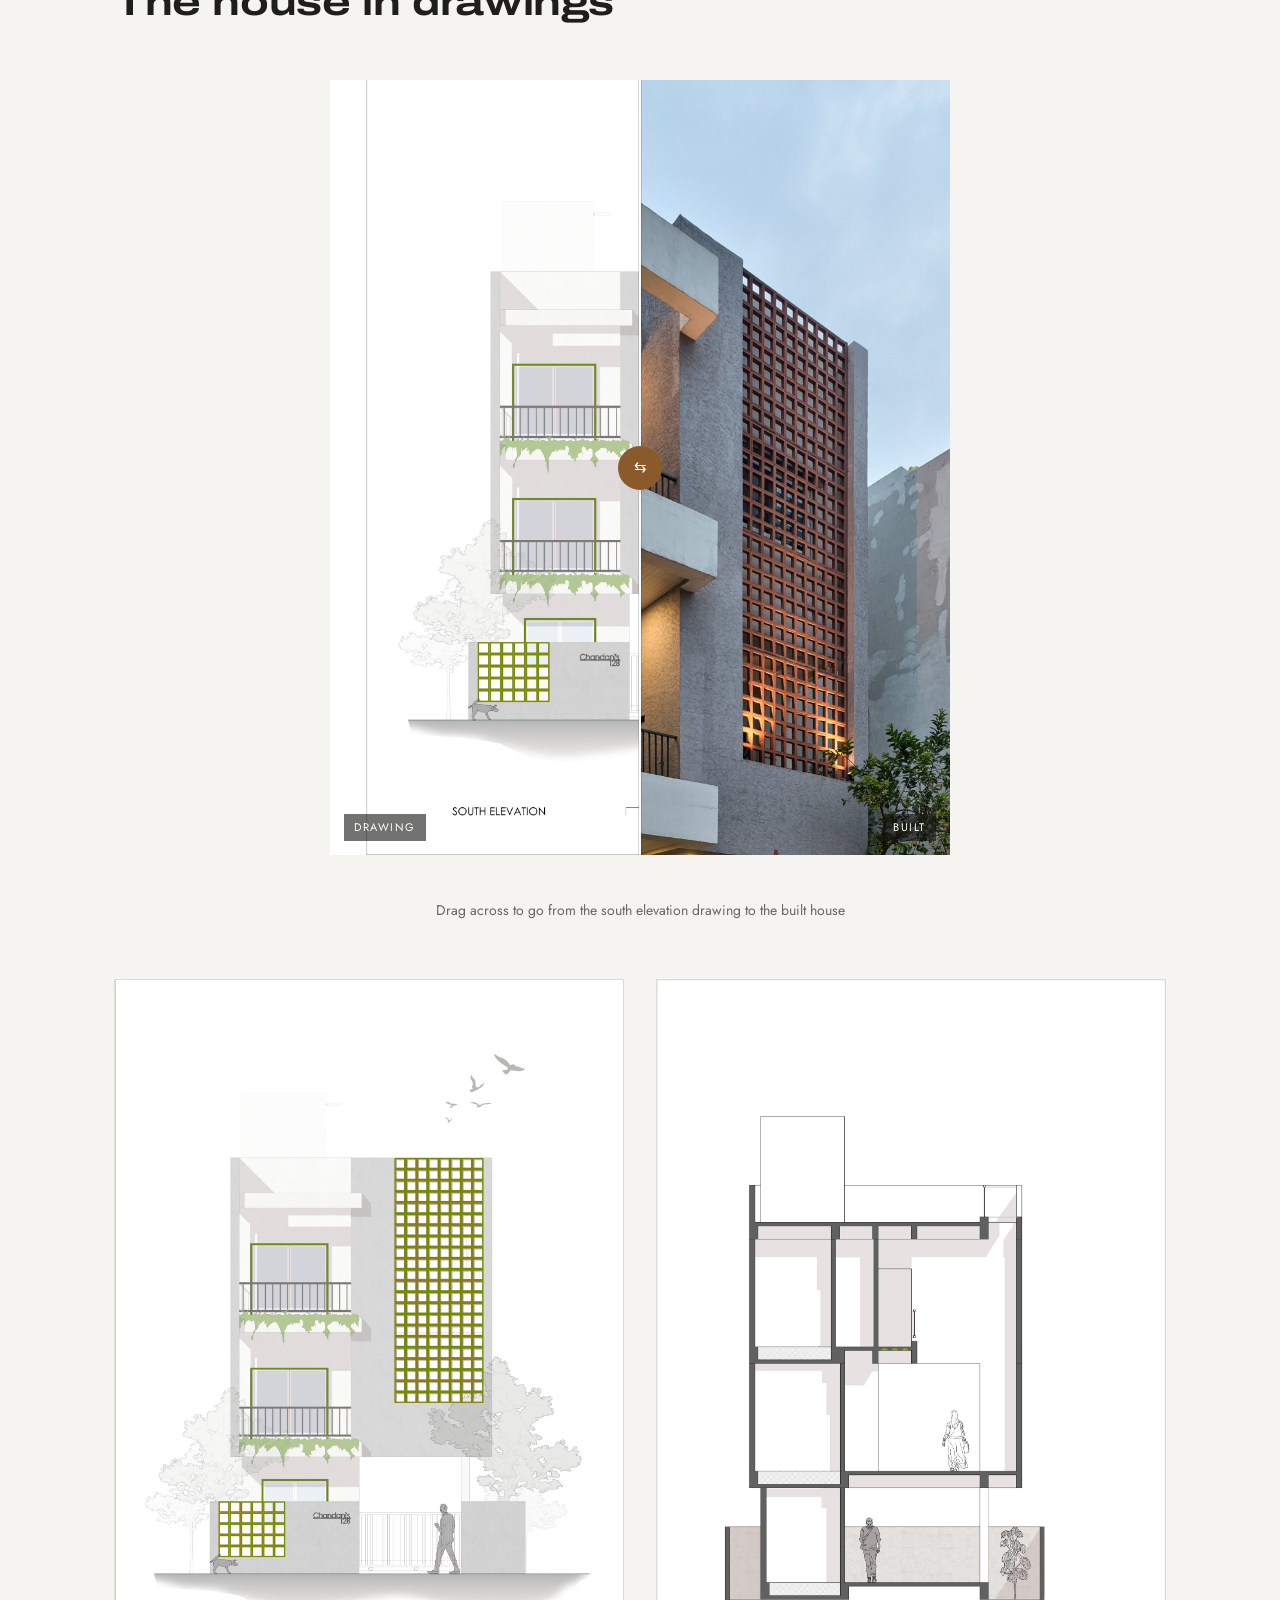
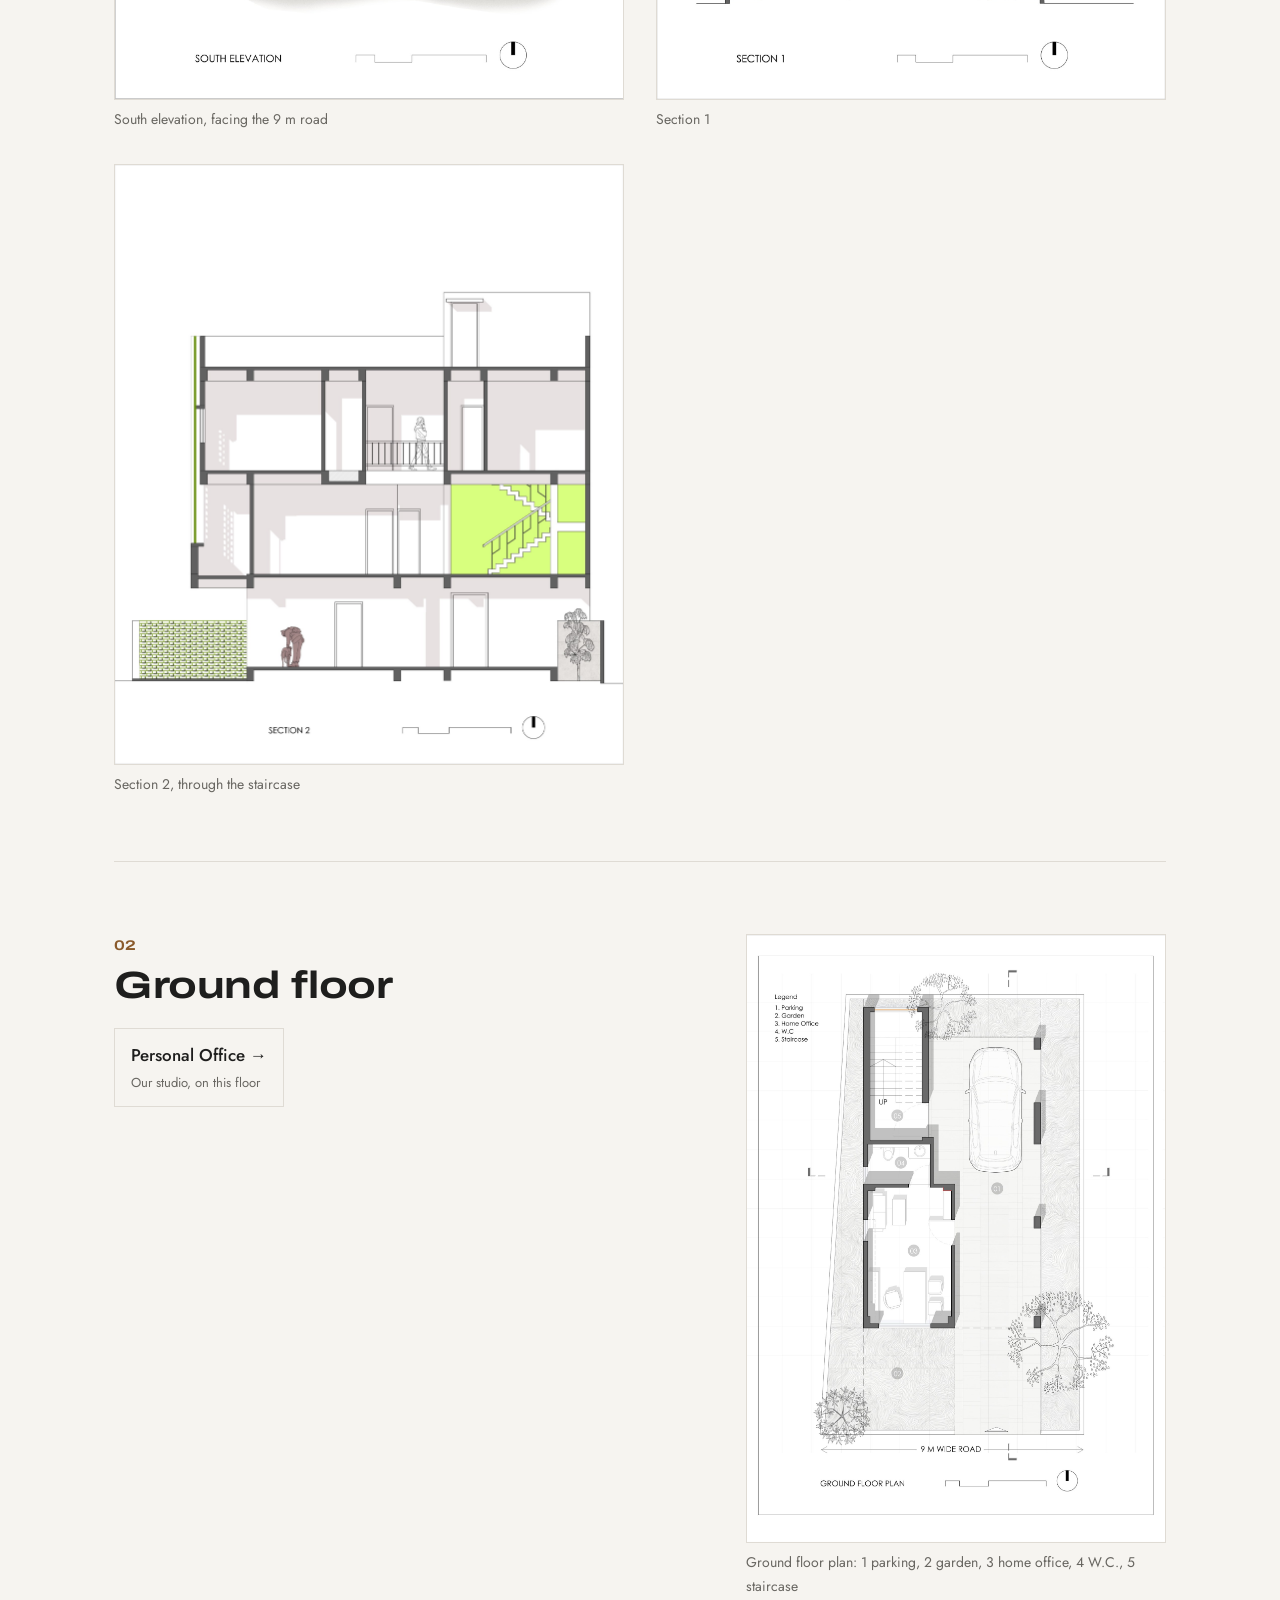
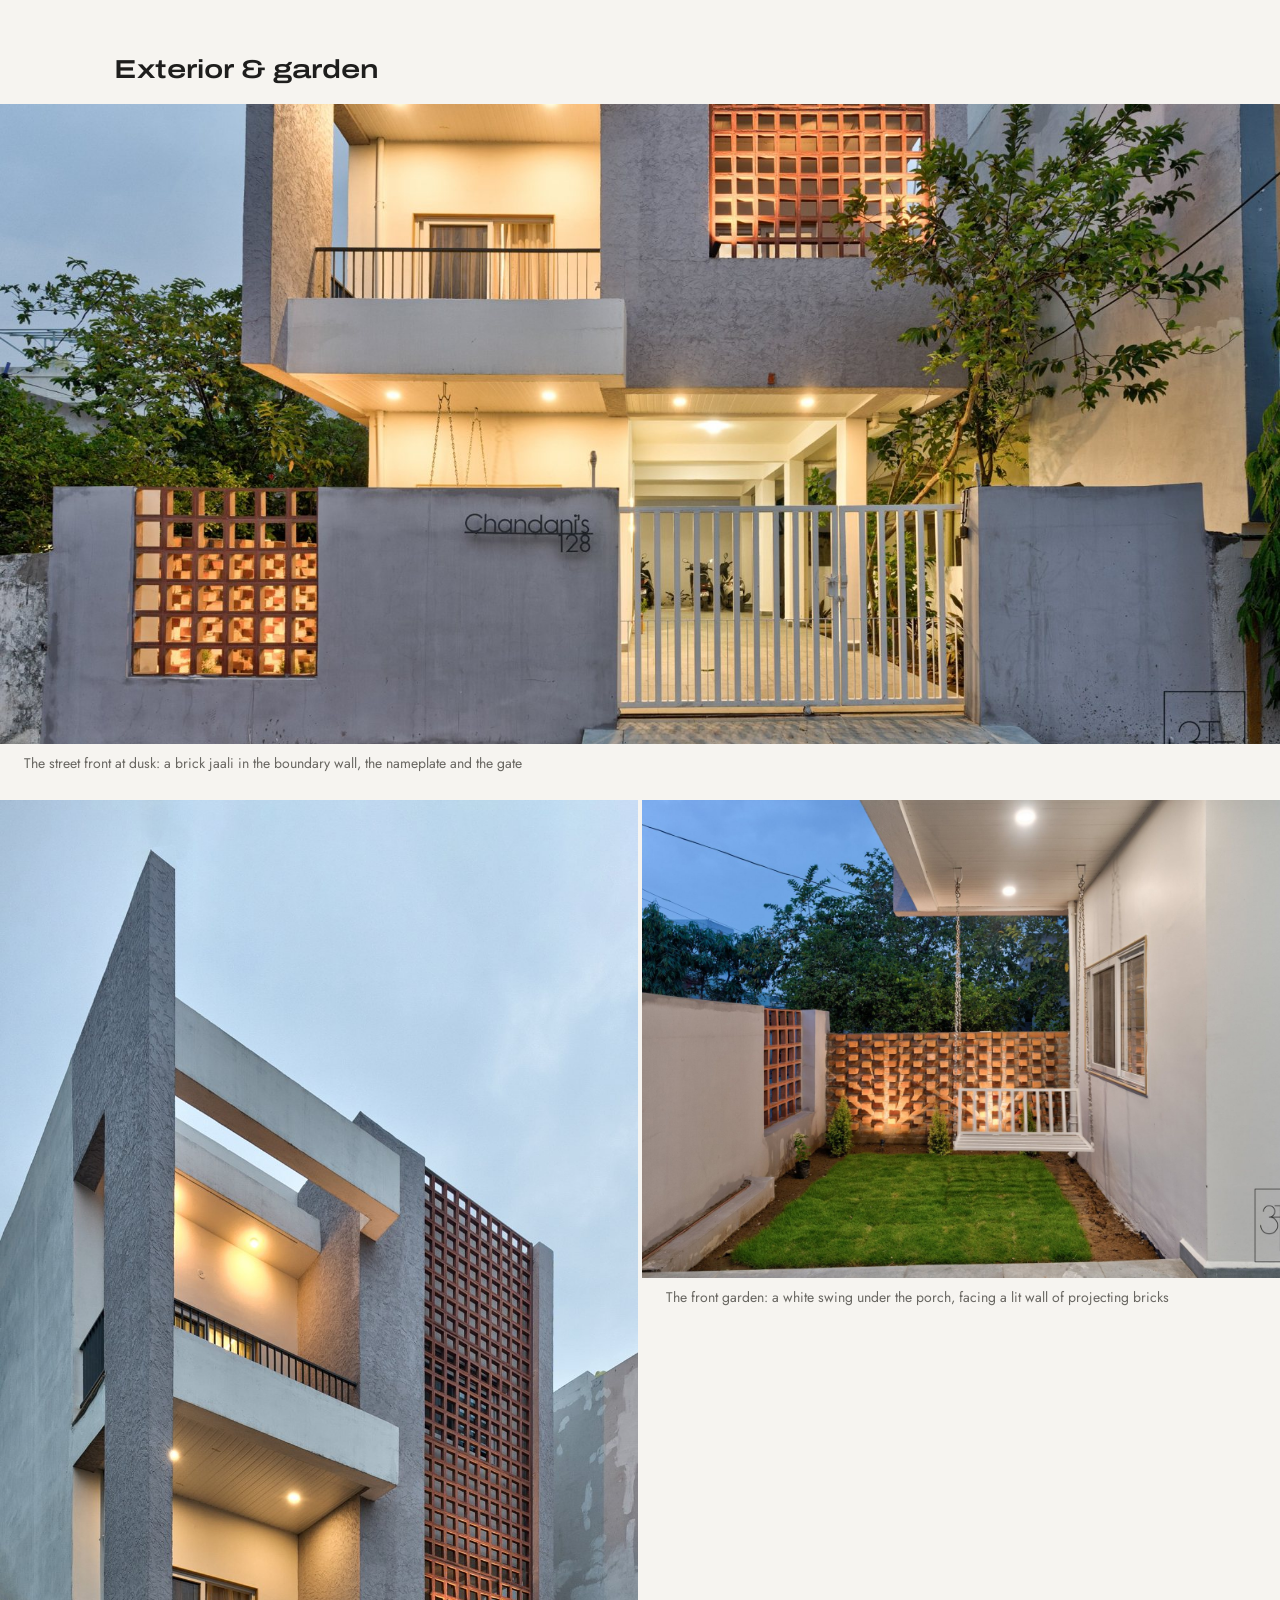
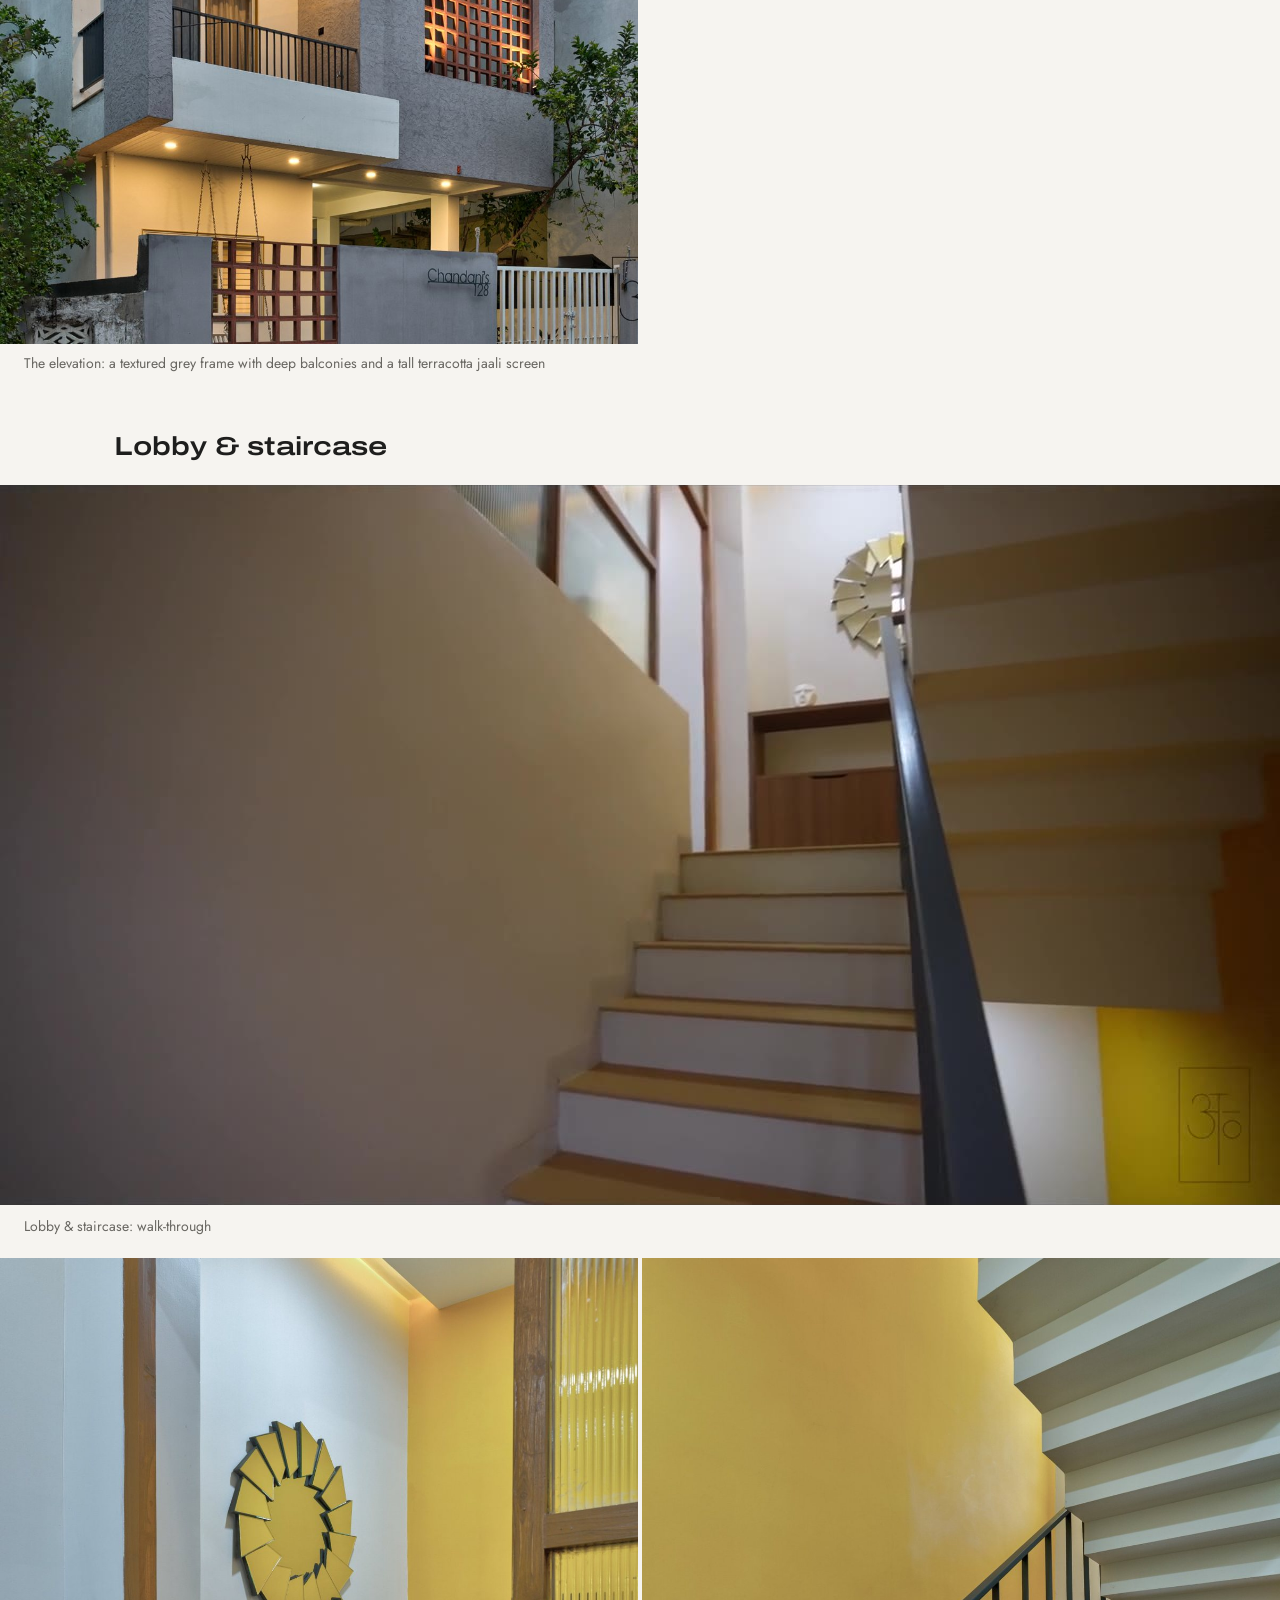
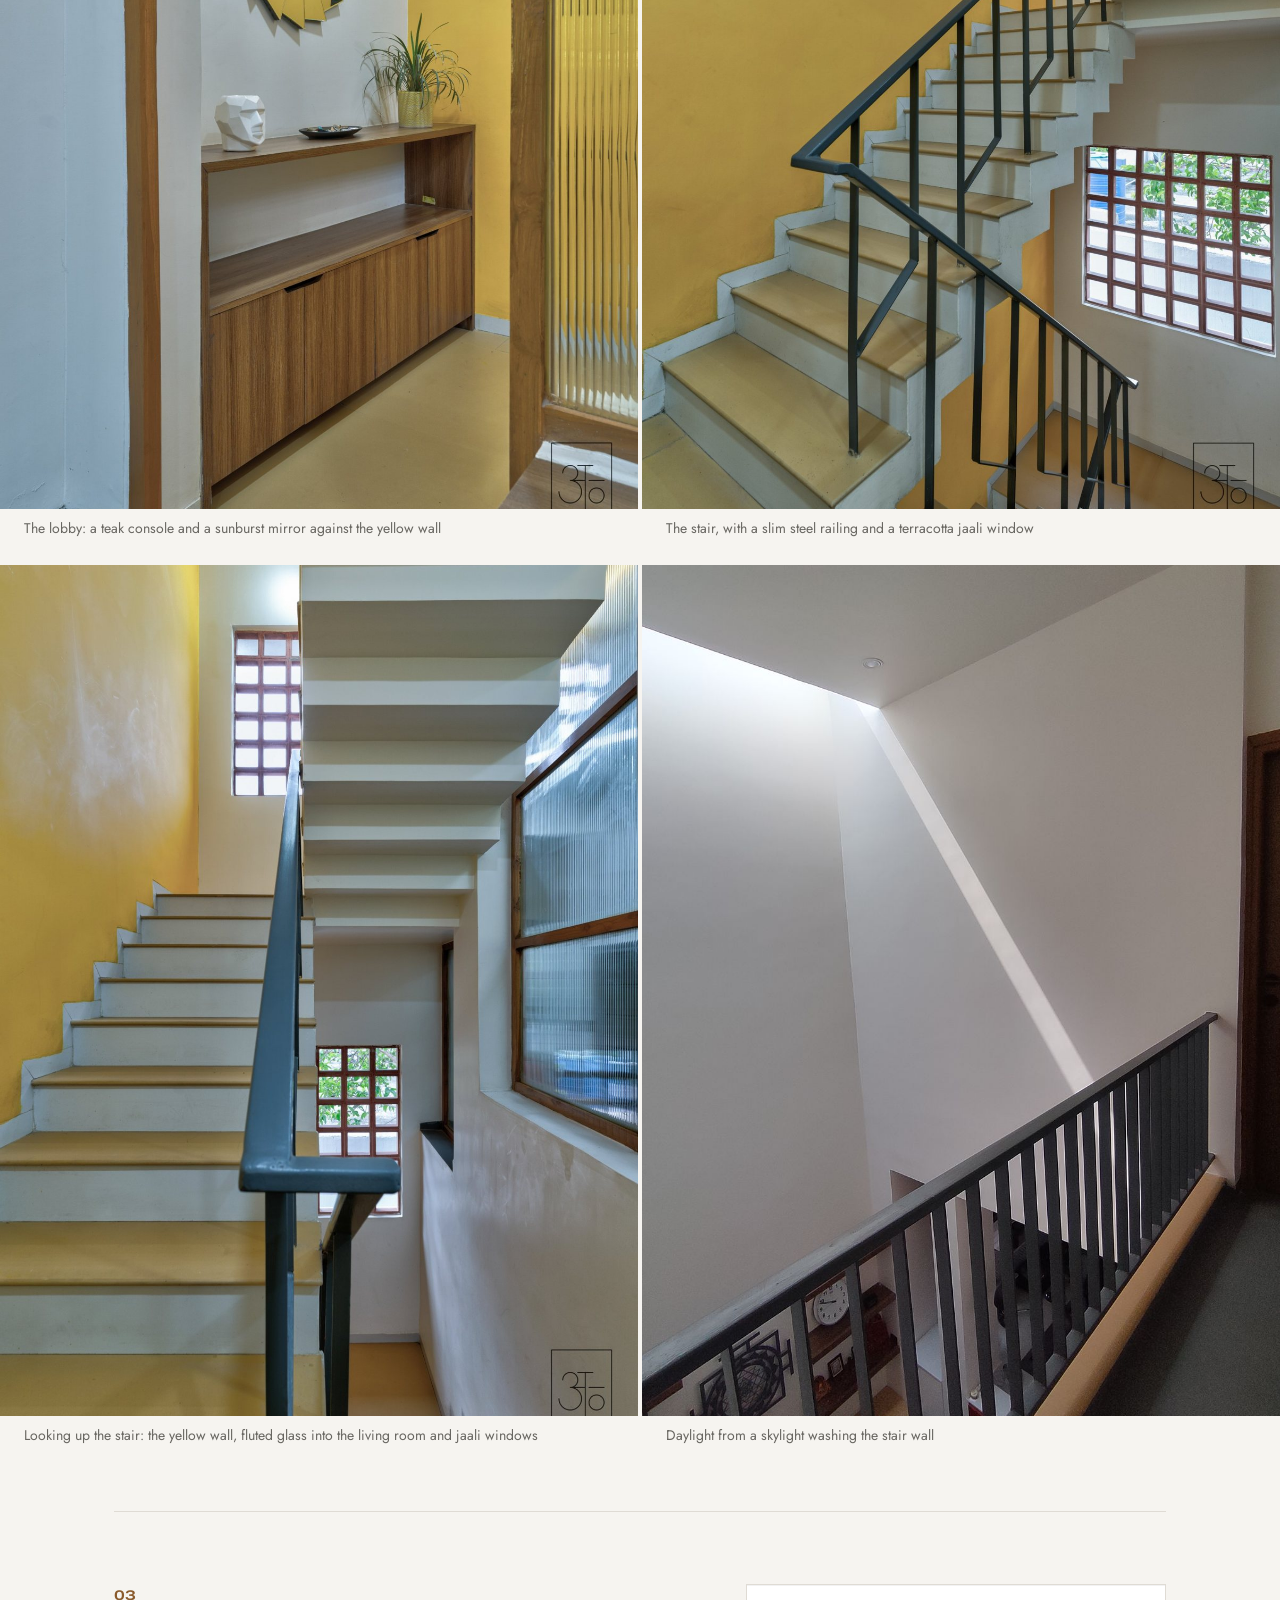
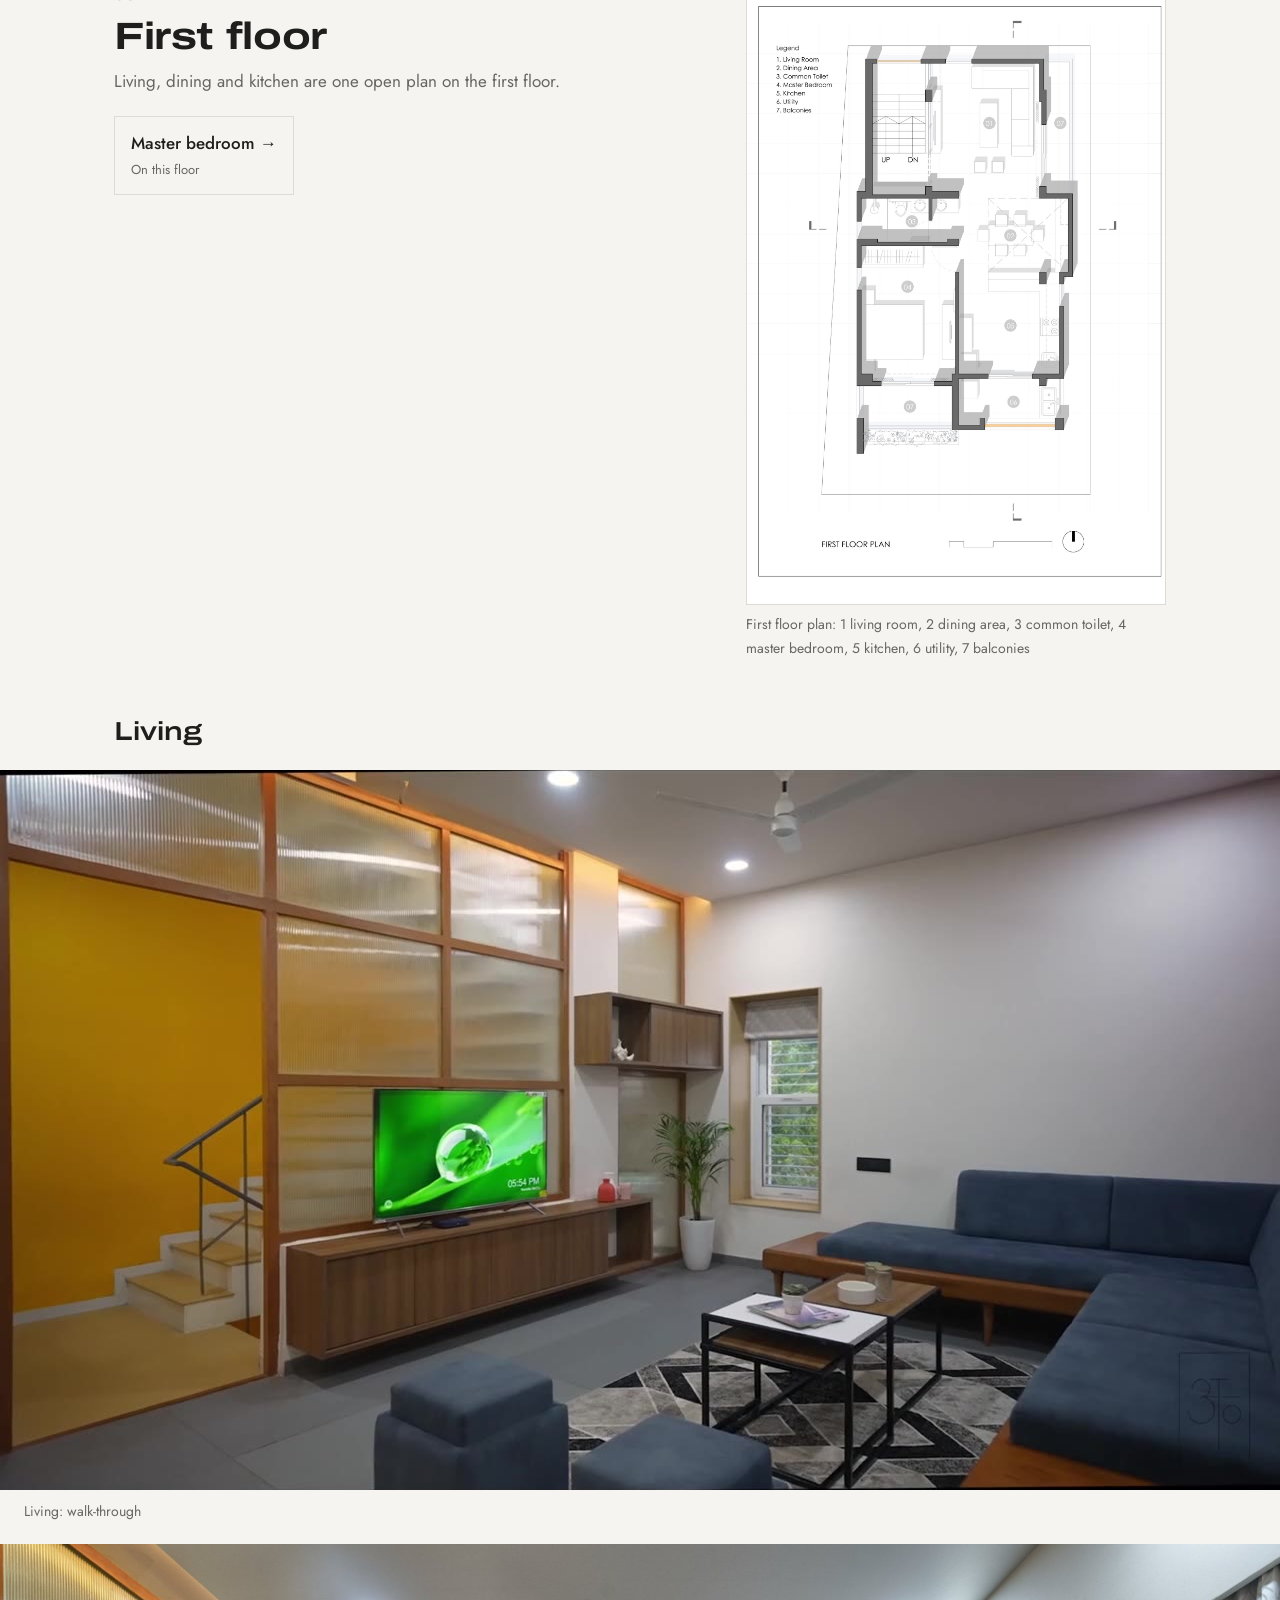
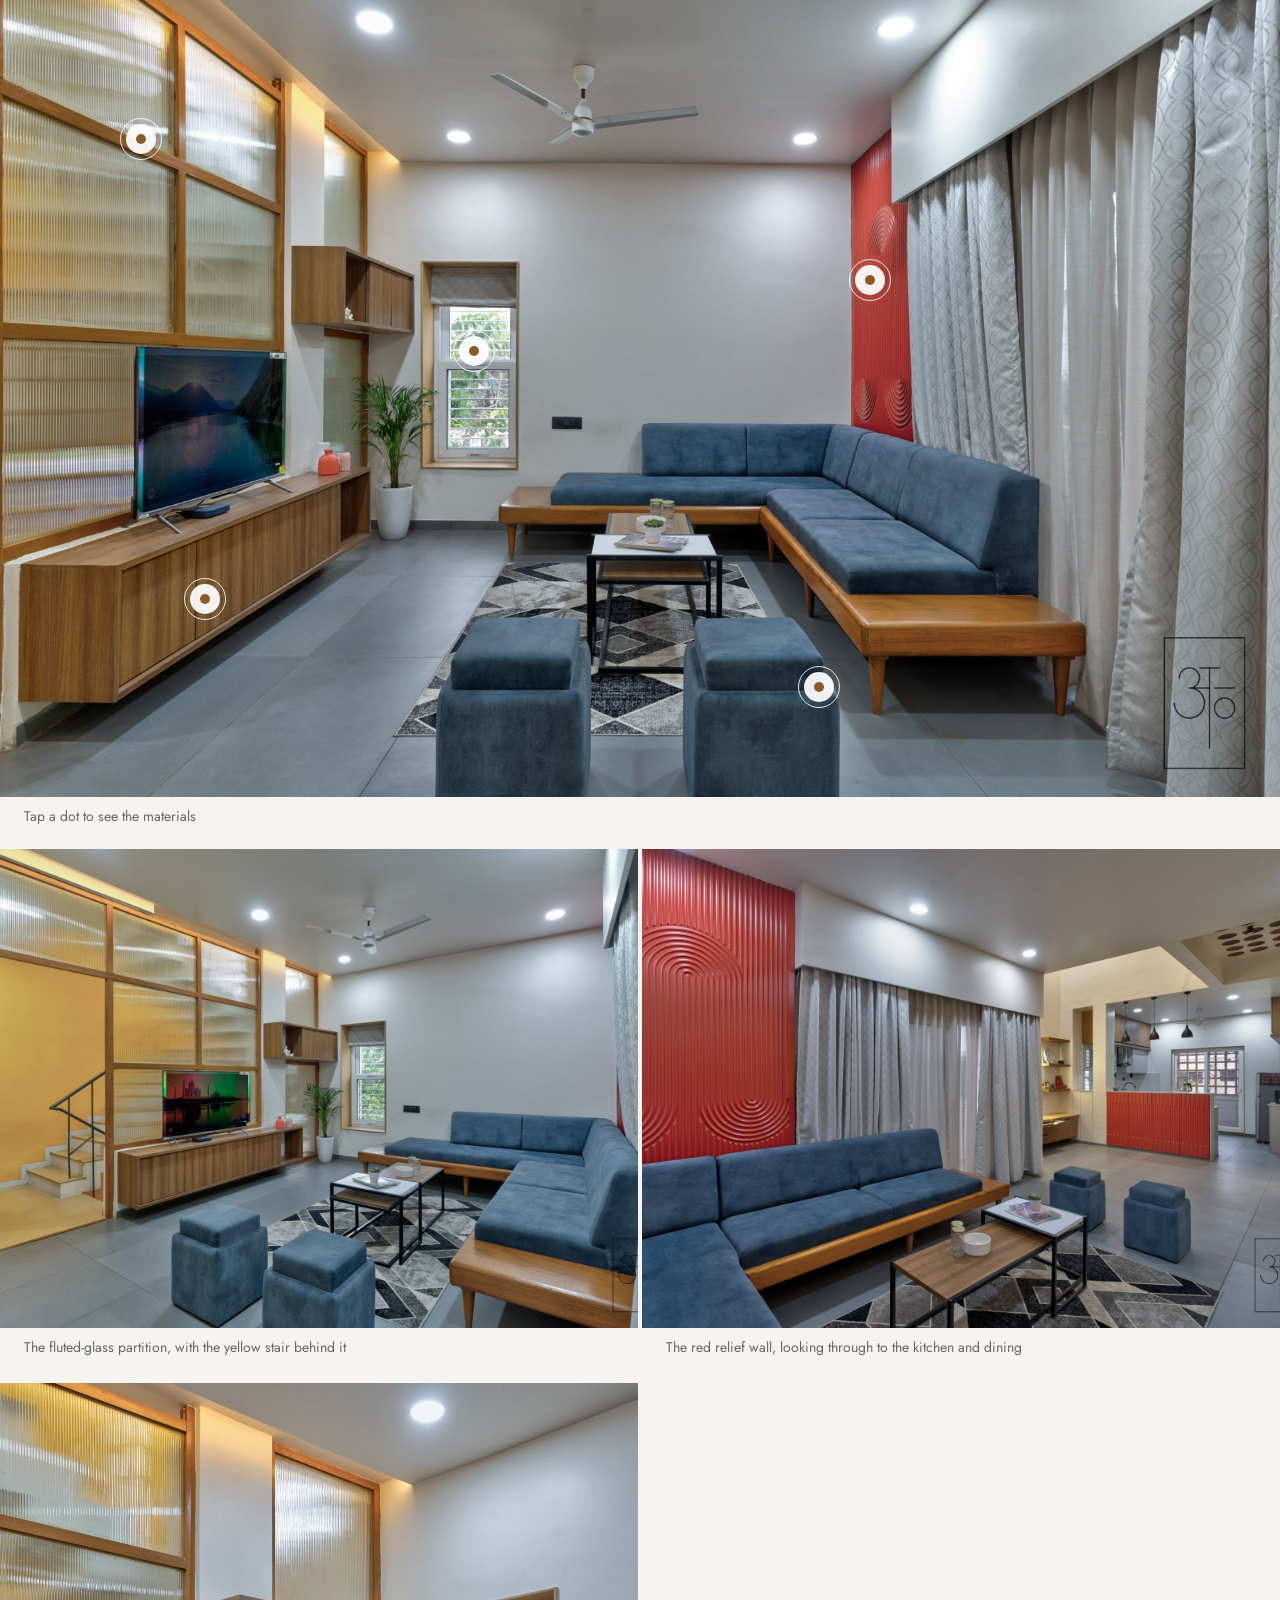
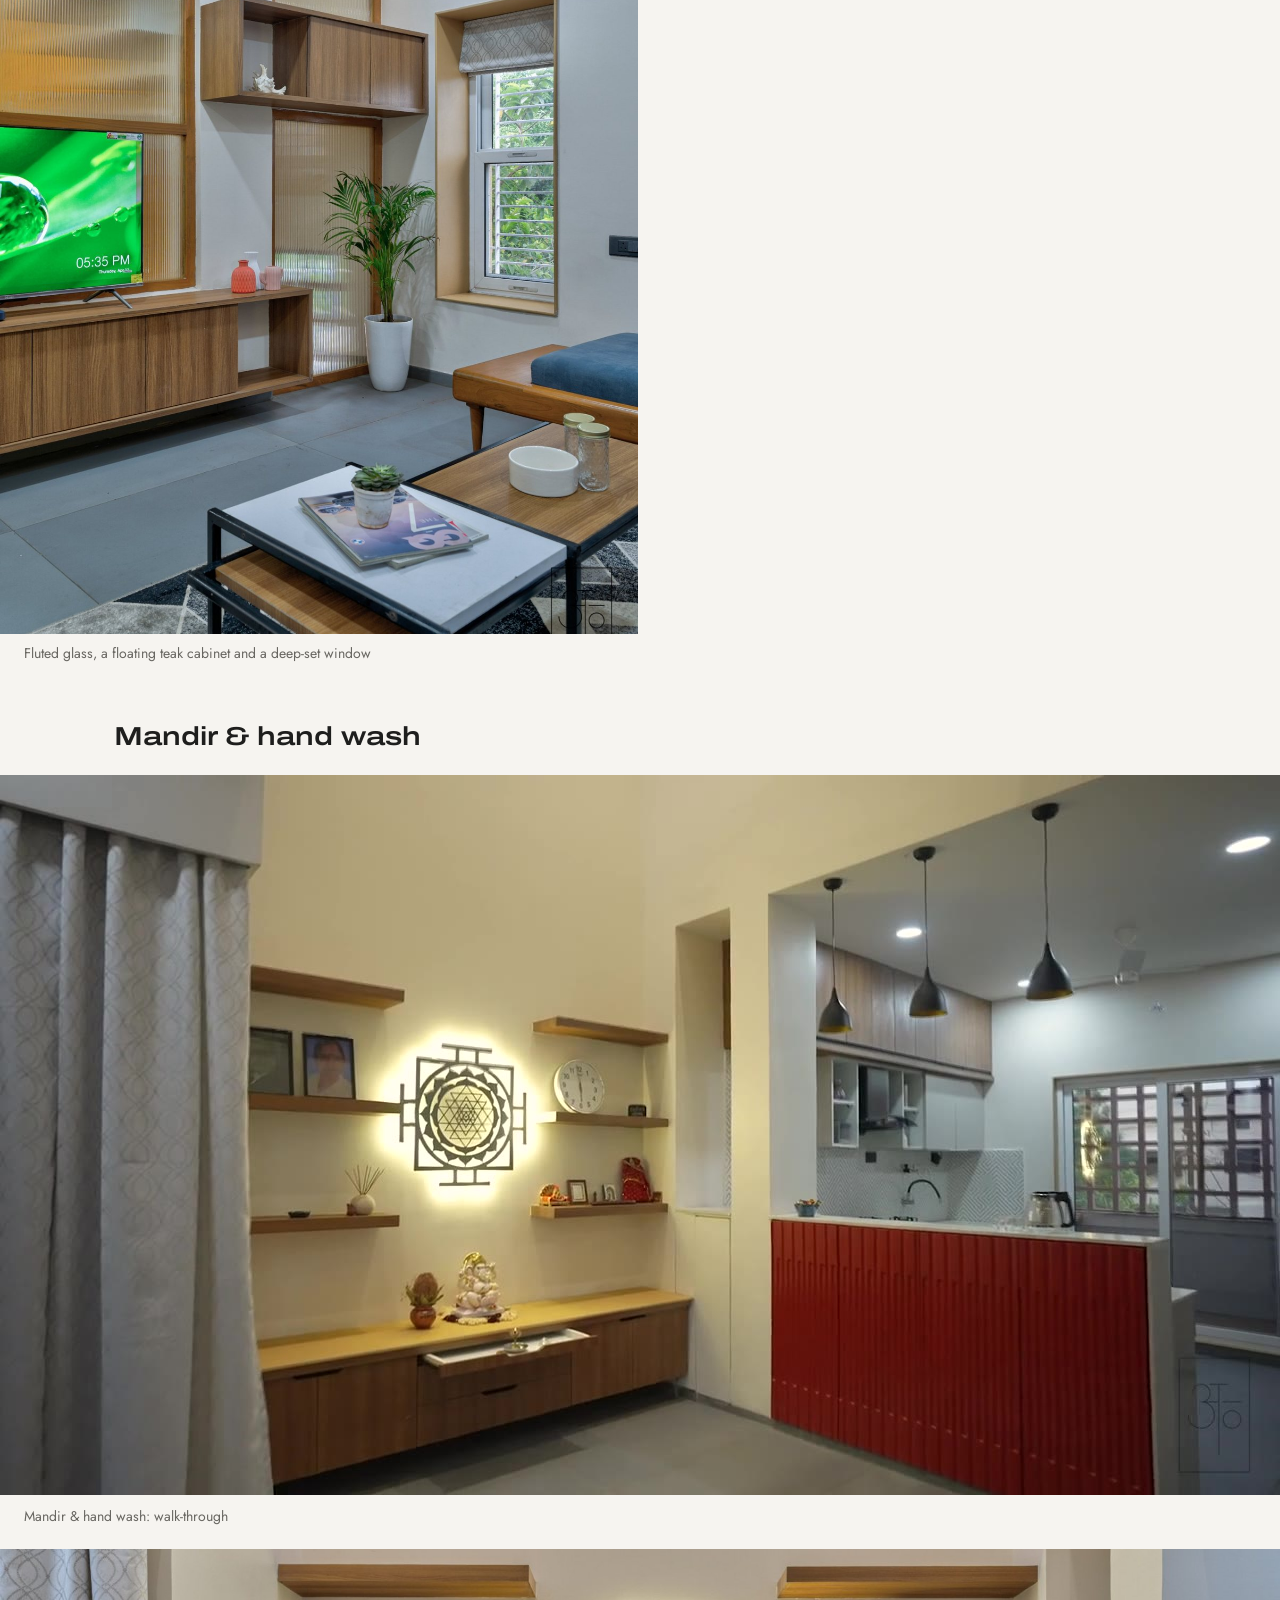
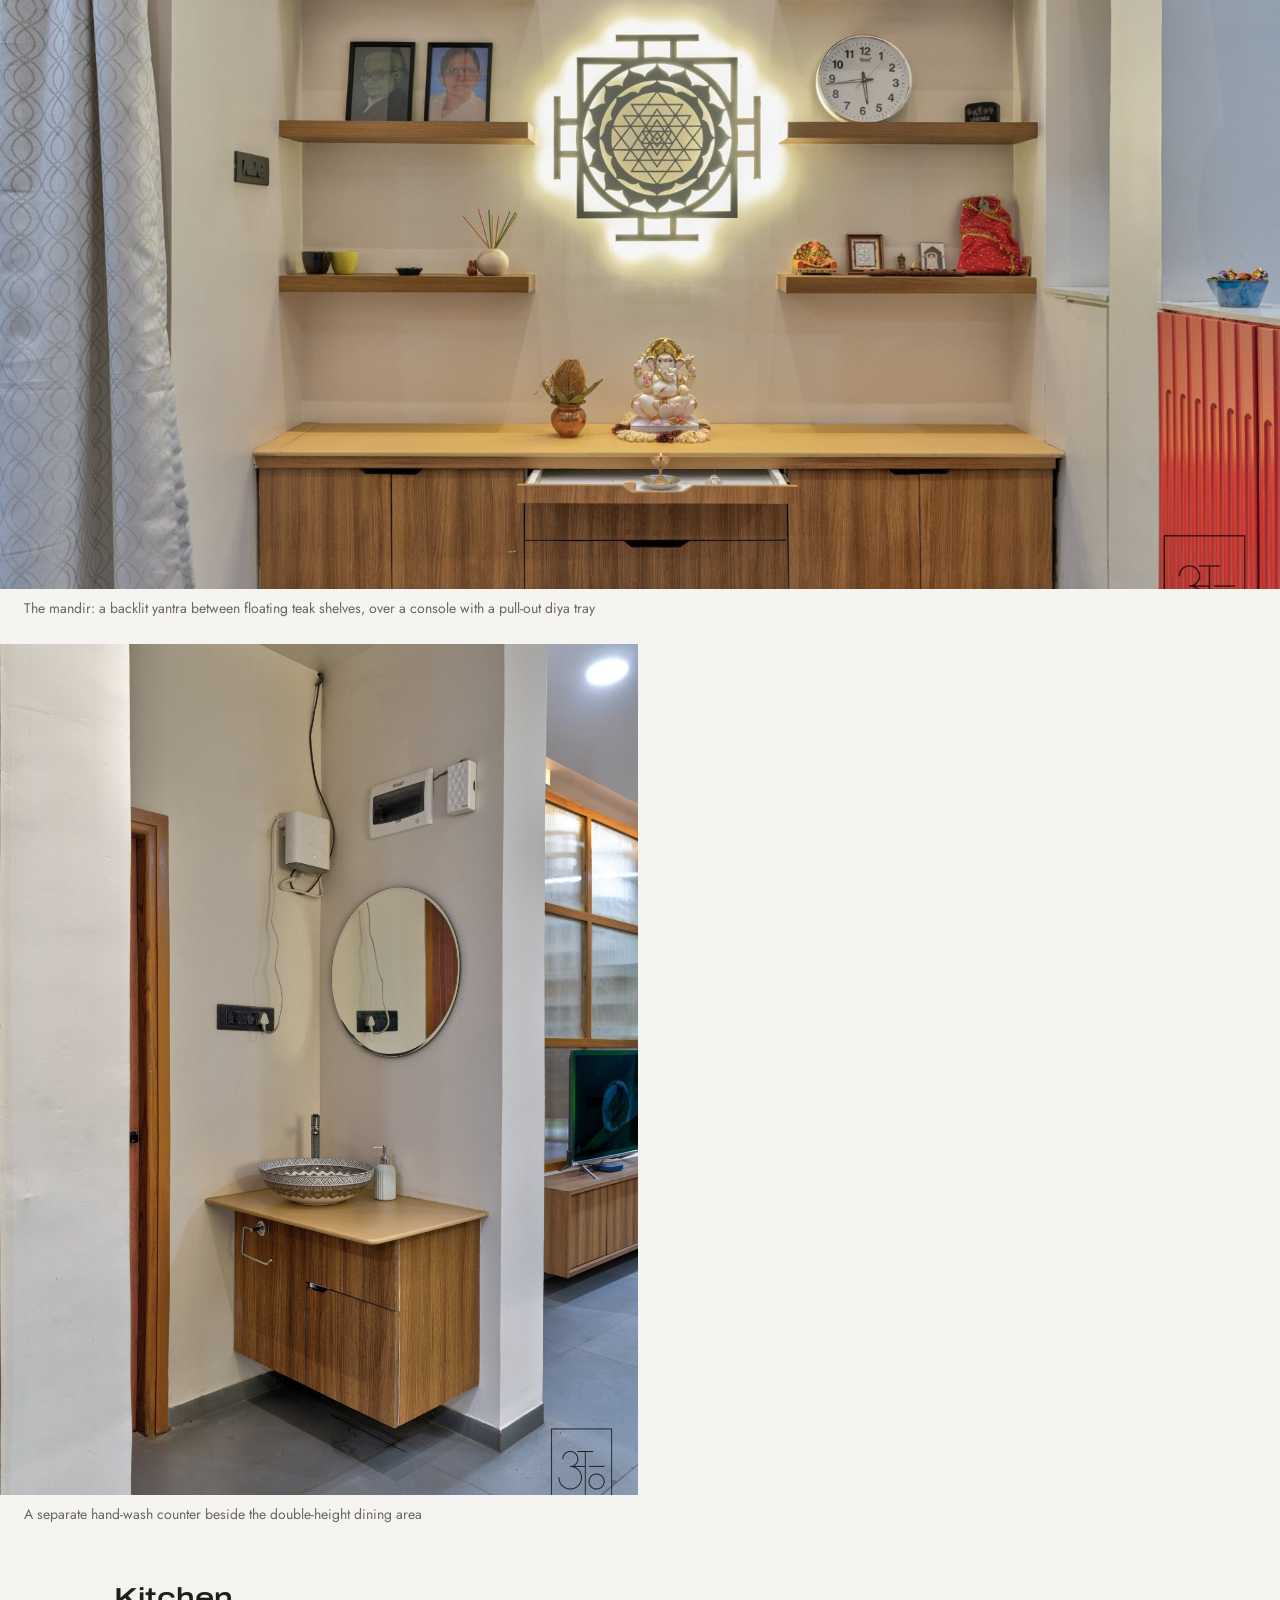
<file: project.html>
<!doctype html>
<html lang="en">
<head>
<meta charset="utf-8">
<meta name="viewport" content="width=device-width, initial-scale=1, viewport-fit=cover">
<title>Project · Alag Perspective Architects</title>
<meta name="description" content="A project by Alag Perspective Architects, Nagpur.">
<link rel="preconnect" href="https://fonts.googleapis.com">
<link rel="preconnect" href="https://fonts.gstatic.com" crossorigin>
<link rel="stylesheet" href="https://fonts.googleapis.com/css2?family=Archivo:wdth,wght@62..125,100..900&family=Jost:wght@400;500&display=swap">
<link rel="stylesheet" href="style.css">
<link rel="icon" type="image/png" href="images/favicon.png">
<link rel="apple-touch-icon" href="images/apple-touch-icon.png">
<link rel="canonical" href="https://www.alagperspectivearchitect.in/project">
</head>
<body>
<!-- ONE TEMPLATE FOR EVERY PROJECT PAGE.
     The page reads ?p=<slug> from the address and fills itself from content.js.
     Change project text and photos in content.js, not here. -->
<header class="top">
  <div class="wrap">
    <a class="logo" href="index.html"><img src="images/logo-name.png" alt="Alag Perspective Architects" width="494" height="96"></a>
    <nav class="menu" aria-label="Main">
      <a href="index.html#projects">Projects</a><a href="index.html#services">Services</a><a href="index.html#about">About</a><a href="index.html#reviews" class="rv-link" hidden>Reviews</a><a href="index.html#contact">Contact</a>
    </nav>
    <a class="btn" href="index.html#contact">Book a free consultation</a>
    <button class="link burger" id="burger" type="button" aria-expanded="false" aria-controls="drawer">Menu</button>
  </div>
</header>
<div class="drawer" id="drawer" hidden>
  <button class="link" id="dclose" type="button">Close</button>
  <a href="index.html#projects">Projects</a><a href="index.html#services">Services</a><a href="index.html#about">About</a><a href="index.html#reviews" class="rv-link" hidden>Reviews</a><a href="index.html#contact">Contact</a>
  <a class="btn" href="index.html#contact" style="margin-top:24px;font-size:15px;border:0;color:var(--on-brown)">Book a free consultation</a>
</div>


<main id="home">
  <section class="phero" id="phero" aria-label="Project"></section>
  <div class="ptop"><div class="wrap crumbs">
    <a class="link" href="index.html#projects">← All projects</a>
    <nav aria-label="Projects"><ol id="plist"></ol></nav>
  </div></div>
  <article class="wrap case" id="case"></article>
</main>

<footer><div class="wrap"><img src="images/logo-lockup.png" alt="Alag Perspective Architects" width="677" height="240" style="height:40px;width:auto;display:block"><span>© 2026 Alag Perspective Architects · Nagpur</span><span><a href="https://www.instagram.com/alag_perspective_architects/" target="_blank" rel="noopener">Instagram</a> · +91 95455 77311</span></div></footer>

<a class="wa" href="https://wa.me/919545577311" target="_blank" rel="noopener" aria-label="Chat on WhatsApp"><svg viewBox="0 0 24 24" aria-hidden="true"><path fill="currentColor" d="M12 2a10 10 0 0 0-8.6 15.1L2 22l5-1.3A10 10 0 1 0 12 2zm5.3 14.1c-.2.6-1.3 1.2-1.8 1.2-.5.1-1 .3-3.4-.7-2.9-1.2-4.7-4.1-4.9-4.3-.1-.2-1.2-1.6-1.2-3s.8-2.2 1-2.5c.3-.3.6-.4.8-.4h.6c.2 0 .4 0 .6.5l.9 2.1c.1.2.1.4 0 .6l-.4.6-.4.5c-.1.1-.3.3-.1.6.2.3.8 1.3 1.7 2.1 1.2 1 2.1 1.4 2.4 1.5.3.1.5.1.6-.1l.9-1c.2-.3.4-.2.6-.1l2 .9c.3.1.5.2.5.3.1.2.1.7-.1 1.2z"/></svg></a>
<nav class="bar" aria-label="Contact">
  <a class="primary" href="https://wa.me/919545577311" target="_blank" rel="noopener"><svg viewBox="0 0 24 24" aria-hidden="true"><path fill="currentColor" d="M12 2a10 10 0 0 0-8.6 15.1L2 22l5-1.3A10 10 0 1 0 12 2zm5.3 14.1c-.2.6-1.3 1.2-1.8 1.2-.5.1-1 .3-3.4-.7-2.9-1.2-4.7-4.1-4.9-4.3-.1-.2-1.2-1.6-1.2-3s.8-2.2 1-2.5c.3-.3.6-.4.8-.4h.6c.2 0 .4 0 .6.5l.9 2.1c.1.2.1.4 0 .6l-.4.6-.4.5c-.1.1-.3.3-.1.6.2.3.8 1.3 1.7 2.1 1.2 1 2.1 1.4 2.4 1.5.3.1.5.1.6-.1l.9-1c.2-.3.4-.2.6-.1l2 .9c.3.1.5.2.5.3.1.2.1.7-.1 1.2z"/></svg>WhatsApp</a>
  <a href="tel:+919545577311"><svg viewBox="0 0 24 24" aria-hidden="true"><path fill="none" stroke="currentColor" stroke-width="2" d="M5 3h4l2 5-2.5 1.5a11 11 0 0 0 6 6L16 13l5 2v4a2 2 0 0 1-2 2A16 16 0 0 1 3 5a2 2 0 0 1 2-2z"/></svg>Call</a>
</nav>

<script src="content.js"></script>
<script>
const $=id=>document.getElementById(id);
const reduce=matchMedia('(prefers-reduced-motion: reduce)').matches;
/* always open a project at the top, on the full-screen video or photo
   (stops the browser, or a preview frame, from keeping the old scroll position) */
if('scrollRestoration' in history)history.scrollRestoration='manual';
const toTop=()=>{window.scrollTo(0,0);if(window.top!==window){try{document.documentElement.scrollIntoView({block:'start'})}catch(e){}}};
addEventListener('DOMContentLoaded',toTop);addEventListener('load',toTop);addEventListener('pageshow',toTop);
const esc=t=>String(t??'').replace(/[&<>"]/g,c=>({'&':'&amp;','<':'&lt;','>':'&gt;','"':'&quot;'}[c]));
/* quiet placeholder: faint perspective lines, replaced by the real photo when it loads */
function phSvg(seed){const vx=30+(seed*37)%40,vy=42+(seed*13)%16;let g='';
  for(let i=0;i<=10;i++){const x=i*10;g+=`<line x1="${vx}" y1="${vy}" x2="${x}" y2="100"/><line x1="${vx}" y1="${vy}" x2="${x}" y2="0" opacity=".5"/>`}
  return `<svg viewBox="0 0 100 100" preserveAspectRatio="none" aria-hidden="true"><g stroke="var(--tone-line)" stroke-width=".25" vector-effect="non-scaling-stroke">${g}<line x1="0" y1="${vy}" x2="100" y2="${vy}" stroke="var(--brown)" opacity=".35"/></g></svg>`}
function fillPh(el,seed){el.insertAdjacentHTML('afterbegin',phSvg(seed));if(el.dataset.ph)el.insertAdjacentHTML('beforeend',`<em>${el.dataset.ph}</em>`);
  if(el.dataset.img){const im=document.createElement('img');im.alt='';im.loading=el.closest('.hero,.phero')?'eager':'lazy';im.decoding='async';im.style.cssText='position:absolute;inset:0;width:100%;height:100%;object-fit:cover;opacity:0;transition:opacity .6s';im.onload=()=>{im.style.opacity=1;const e=el.querySelector('em');if(e)e.remove()};im.onerror=()=>im.remove();im.src=el.dataset.img;el.appendChild(im)}}
function wireVideos(root){root.querySelectorAll('video').forEach(v=>{
  if(reduce){v.removeAttribute('autoplay');v.pause();v.controls=true;return}
  if('IntersectionObserver' in window){new IntersectionObserver(es=>es.forEach(e=>{e.isIntersecting?v.play().catch(()=>{}):v.pause()}),{threshold:.2}).observe(v)}})}

/* which project? */
const slug=new URLSearchParams(location.search).get('p')||P[0].slug;
const i=Math.max(-1,P.findIndex(p=>p.slug===slug)),p=P[i];
/* a single competition entry has its own page: project.html?p=competitions-awards&e=<entry slug> */
const eSlug=new URLSearchParams(location.search).get('e');
const E=p&&p.entries&&eSlug?p.entries.find(e=>e.slug===eSlug&&!e.soon):null;
$('plist').innerHTML=P.map(q=>`<li><a href="project.html?p=${q.slug}"${q===p?' aria-current="page"':''}>${esc(q.title)}</a></li>`).join('');

/* an empty slot: a dashed "To add" box while SHOW_EMPTY is on, nothing once it is off */
const todo=t=>SHOW_EMPTY?`<p class="todo">To add: ${t}</p>`:'';
/* a photo slot: placeholder until the file exists; with SHOW_EMPTY off, a missing photo is removed */
function photo(src,cap,cls,seed){return `<figure class="${cls||''}" data-src="${src}"><div class="ph" role="img" aria-label="${esc(cap)||'Project photo'}" data-ph="${SHOW_EMPTY?'Photo to add: '+src.replace('images/',''):''}" data-img="${src}" data-seed="${seed}"></div>${cap?`<figcaption class="cap">${esc(cap)}</figcaption>`:''}</figure>`}

/* ---------- drawn diagrams for competition entries ---------- */
/* numbered legend under a plan drawing */
function detailsHTML(list,base){return `<section class="diag"><span class="sub">Construction details</span>
  <div class="dets">${list.map(([t,notes],k)=>`<figure class="det"><img src="${base}detail-${k+1}.png" alt="${esc(t)}" loading="lazy"><figcaption><b>${esc(t)}</b><ul>${notes.map(n=>`<li>${esc(n)}</li>`).join('')}</ul></figcaption></figure>`).join('')}</div></section>`}
function legendHTML(rows){return `<ol class="plegend">${rows.map(([n])=>`<li>${esc(n)}</li>`).join('')}</ol>`}
/* one plan, four ways to live: each floor drawn as rooms, coloured by who lives there */
const WHO={a:['var(--brown)','Household 1'],b:['#5f7a86','Household 2'],c:['#9a9483','Shared / guests']};
const GF=[['Bedroom',0,0,4,3],['WC',4.2,0,1.8,2],['Kitchen',6.2,0,3.8,3.4],['Stair',0,3.2,4,2,'s'],['Dining',4.2,3.6,5.8,2.4],['Living',4.2,6.2,5.8,4.3]];
const FF=[['Bedroom',0,0,4,3],['WC',4.2,0,1.8,2],['Bedroom',6.2,0,3.8,4],['Stair',0,3.2,4,2,'s'],['WC',6.2,4.2,3.8,1.4],['Terrace',0,5.4,4,4.6,'o'],['Bedroom',4.2,5.8,5.8,3.4],['Balcony',4.2,9.4,5.8,1.1,'o']];
function floorSVG(rooms,who,label){const col=WHO[who][0];
  return `<figure class="floor"><svg viewBox="-0.3 -0.3 10.6 11.1" role="img" aria-label="${label}">${rooms.map(([n,x,y,w,h,t])=>{
    const f=t==='s'?'var(--tone-line)':col,op=t==='o'?.35:t==='s'?1:.85;
    return `<rect x="${x}" y="${y}" width="${w}" height="${h}" rx=".15" fill="${f}" fill-opacity="${op}" stroke="var(--ground)" stroke-width=".12"/>${w>1.9?`<text x="${x+w/2}" y="${y+h/2}" text-anchor="middle" dominant-baseline="middle" font-size=".62" fill="${t==='s'||t==='o'?'var(--ink)':'#fff'}">${n}</text>`:''}`}).join('')}</svg><figcaption>${label}</figcaption></figure>`}
function scenariosHTML(list){
  return `<section class="diag"><span class="sub">One plan, four ways to live</span>
    <div class="scen">${list.map(s=>`<div class="scard"><div class="scard-h"><b>${s.key}</b><h3>${esc(s.title)}</h3></div>
      <div class="floors">${floorSVG(GF,s.gf,'Ground floor')}${floorSVG(FF,s.ff,'First floor')}</div>
      <p>${esc(s.text)}</p></div>`).join('')}</div>
    <p class="legend">${Object.values(WHO).map(([c,t])=>`<span><i style="background:${c}"></i>${t}</span>`).join('')}<span><i style="background:var(--tone-line)"></i>Shared stair</span></p></section>`}
/* site to massing: four small isometric steps */
function iso(x,y,z){return [(x-y)*.866,(x+y)*.5-z]}
const P2=pts=>pts.map(p=>iso(...p).map(v=>v.toFixed(2)).join(',')).join(' ');
function poly(pts,fill,op=1,stroke='var(--ink)'){return `<polygon points="${P2(pts)}" fill="${fill}" fill-opacity="${op}" stroke="${stroke}" stroke-width=".08" stroke-linejoin="round"/>`}
function massingHTML(steps){
  const W=9,D=12,plot=[[0,0,0],[W,0,0],[W,D,0],[0,D,0]];
  const bx=[.6,2],bw=W-1.2,bd=D-4;                       /* buildable area inside the setbacks */
  const L=[[bx[0],bx[1]],[bx[0]+bw,bx[1]],[bx[0]+bw,bx[1]+bd],[bx[0]+bw*.45,bx[1]+bd],[bx[0]+bw*.45,bx[1]+bd*.5],[bx[0],bx[1]+bd*.5]];
  const flat=(pts,z)=>pts.map(([x,y])=>[x,y,z]);
  const buildable=flat([[bx[0],bx[1]],[bx[0]+bw,bx[1]],[bx[0]+bw,bx[1]+bd],[bx[0],bx[1]+bd]],.01);
  function prism(pts,h){let faces=[];
    for(let i=0;i<pts.length;i++){const A=pts[i],B=pts[(i+1)%pts.length],nx=B[1]-A[1],ny=-(B[0]-A[0]);
      if(nx<=0&&ny<=0)continue;                        /* face turned away from the viewer */
      faces.push({d:(A[0]+A[1]+B[0]+B[1])/2,c:nx>0?'#6f4824':'#8a5a2b',A,B})}
    faces.sort((p,q)=>p.d-q.d);
    let out=faces.map(({c,A,B})=>poly([[A[0],A[1],0],[B[0],B[1],0],[B[0],B[1],h],[A[0],A[1],h]],c,1)
      +`<line x1="${iso(A[0],A[1],h/2)[0]}" y1="${iso(A[0],A[1],h/2)[1]}" x2="${iso(B[0],B[1],h/2)[0]}" y2="${iso(B[0],B[1],h/2)[1]}" stroke="#fff" stroke-opacity=".45" stroke-width=".07"/>`).join('');
    out+=poly(flat(pts,h),'#b0804f',1);return out}
  const views=[poly(plot,'var(--tone)',1),
    poly(plot,'var(--tone)',1)+poly(buildable,'var(--brown)',.25,'var(--brown)'),
    poly(plot,'var(--tone)',1)+poly(buildable,'var(--brown)',.12,'var(--brown)')+poly(flat(L,.02),'var(--brown)',.6),
    poly(plot,'var(--tone)',1)+prism(L,6.5)];
  return `<section class="diag"><span class="sub">From site to massing</span><ol class="mass">${steps.map((t,k)=>`<li><svg viewBox="-11.5 -8 22 20" role="img" aria-label="${esc(t)}">${views[k]||''}</svg><span><b>${String(k+1).padStart(2,'0')}</b>${esc(t)}</span></li>`).join('')}</ol></section>`}

if(!p){$('case').innerHTML=`<div class="notfound"><span class="label">Project not found</span><h1>This project isn't on the site yet.</h1><a class="btn" href="index.html#projects">See all projects</a></div>`}
else{
  {const q=new URLSearchParams(location.search),u=new URL('https://www.alagperspectivearchitect.in/project');['p','e'].forEach(k=>q.get(k)&&u.searchParams.set(k,q.get(k)));document.querySelector('link[rel=canonical]').href=u.href;}
  document.title=`${E?E.name+' · '+p.title:p.title} · Alag Perspective Architects`;
  document.querySelector('meta[name=description]').content=p.hook||`${p.title}, a project by Alag Perspective Architects, Nagpur.`;
  const facts=(p.facts||[]).filter(f=>f[1]||SHOW_EMPTY);
  const story=[['The challenge',p.c],['Our response',p.r],['The outcome',p.o]];
  const photos=p.photos||[''];
  const nx=P[(i+1)%P.length];
  /* PAGE ORDER: 1 full-screen hero (wide video if heroVideo is set, else the cover photo) with the title on it,
     2 key facts, 3 the best photos, 4 walk-through videos, 5 the story, 6 the rest of the photos */
  const vid=E?E.video:p.heroVideo;
  $('phero').innerHTML=(vid
      ?`<video class="phero-media" src="${vid}" poster="${vid.replace('.mp4','.jpg')}" muted loop playsinline autoplay preload="auto" aria-label="${esc(p.title)} walk-through"></video>
        <button class="phero-play" type="button" aria-pressed="false">Pause video</button>`
      :`<div class="ph phero-media" role="img" aria-label="${esc(E?E.name:(photos[0]||p.title))}" data-img="${E?(E.dir?E.dir+'/':'images/'+p.slug+'-'+E.slug+'-')+'1.jpg':'images/'+p.slug+'-1.jpg'}" data-seed="${i+1}"></div>`)
    +(E?`<div class="phero-over"><div class="wrap"><span class="label">${esc(p.title)}${E.year?' · '+esc(E.year):''}</span>
      <h1>${esc(E.name)}</h1>${(E.competition||E.theme)?`<p>${esc(E.competition||E.theme)}</p>`:''}</div></div>`
    :`<div class="phero-over"><div class="wrap"><span class="label">${String(i+1).padStart(2,'0')} · ${esc(p.cat)}${p.loc?' · '+esc(p.loc):''}</span>
      <h1>${esc(p.title)}</h1>${p.hook?`<p>${esc(p.hook)}</p>`:''}</div></div>`)+`
      <a class="phero-down" href="#case" aria-label="See the project">Scroll</a>`;
  const vb=$('phero').querySelector('.phero-play');
  if(vb){const v=$('phero').querySelector('video');
    if(reduce){v.removeAttribute('autoplay');v.pause();vb.textContent='Play video'}
    vb.onclick=()=>{if(v.paused){v.play();vb.textContent='Pause video';vb.setAttribute('aria-pressed','false')}else{v.pause();vb.textContent='Play video';vb.setAttribute('aria-pressed','true')}}}

  let h='';
  if(!p.hook)h+=todo('a one-line description (hook)');
  if(facts.length)h+=`<dl class="facts row">${facts.map(([k,v])=>`<div><dt>${esc(k)}</dt><dd>${v?esc(v):'<span class="muted">to add</span>'}</dd></div>`).join('')}</dl>`;

  /* best photos first: with a video hero the cover photo leads; otherwise start from photo 2 */
  const all=photos.map((cap,k)=>({cap,n:k+1})).filter(x=>vid||x.n>1);
  const best=all.slice(0,3),rest=all.slice(3);
  const fig=(x,cls)=>photo(`images/${p.slug}-${x.n}.jpg`,x.cap,cls,i+x.n+3);
  const roomsFirst=p.entryKind==='room'&&!E;
  const areas=p.floors;
  if(best.length&&!roomsFirst&&!areas)h+=`<div class="gallery best">${best.map((x,k)=>fig(x,k===0?'wide':'')).join('')}</div>`;

  if(p.video&&p.video.length)h+=`<div><span class="sub">Walk-through videos</span><div class="reels${p.video.length===1?' one':''}" style="margin-top:16px">${p.video.map(([v,cap])=>`<figure><video src="${v}" poster="${v.replace('.mp4','.jpg')}" muted loop playsinline autoplay preload="metadata" aria-label="${esc(cap)}"></video><figcaption>${esc(cap)}</figcaption></figure>`).join('')}</div></div>`;
  else if(SHOW_EMPTY&&!vid&&!p.entries&&!p.floors)h+=todo(`walk-through video (optional) – a wide one can play at the top: heroVideo:'videos/${p.slug}-walkthrough.mp4'`);

  if(!p.entries&&(story.some(s=>s[1])||SHOW_EMPTY))h+=`<div class="story">${story.map(([k,v])=>`<div><small>${k}</small>${v?`<p>${esc(v)}</p>`:todo(k.toLowerCase())}</div>`).join('')}</div>`;
  /* FLOORS: one page that walks through the house floor by floor, with a jump bar at the top */
  if(areas){
    const gal=(list,seed)=>`<div class="gallery">${(list||[]).map(([src,cap,w],k)=>photo(src,cap,w||'',seed+k)).join('')}</div>`;
    const reel=(v,name)=>v?`<div class="reels one"><figure><video src="${v}" poster="${v.replace('.mp4','.jpg')}" muted loop playsinline autoplay preload="metadata" aria-label="${esc(name)} walk-through"></video><figcaption>${esc(name)}: walk-through</figcaption></figure></div>`:'';
    h+=`<nav class="areas-nav" aria-label="Floors of the house">${areas.map(a=>`<a href="#area-${a.slug}">${esc(a.name)}</a>`).join('')}</nav>`;
    h+=areas.map((a,n)=>`<div class="area" id="area-${a.slug}">
      <div class="floor-head${a.plan?'':' solo'}"><div class="area-head"><span class="sub">${String(n+1).padStart(2,'0')}</span><h2>${esc(a.name)}</h2>${a.text?`<p>${esc(a.text)}</p>`:(a.drawings?'':todo('a few lines about this floor'))}
        ${(a.links||[]).length?`<div class="entry-jump">${a.links.map(([href,t,d])=>`<a href="${href}">${esc(t)} →<span>${esc(d)}</span></a>`).join('')}</div>`:''}</div>
        ${a.plan?`<div class="gallery entry-gal draw plan-fig">${photo(a.plan[0],a.plan[1],'',n+40)}</div>`:''}</div>
      ${a.compare?`<div class="cmp" style="--x:50%"><img src="${a.compare[1]}" alt="The built house"><img class="cmp-draw" src="${a.compare[0]}" alt="The drawing"><div class="cmp-handle"><span class="cmp-knob" aria-hidden="true">⇆</span></div><span class="cmp-tag l">Drawing</span><span class="cmp-tag r">Built</span><input type="range" min="0" max="100" value="50" aria-label="${esc(a.compare[2])}"></div><p class="cap cmp-cap">${esc(a.compare[2])}</p>`:''}
      ${a.drawings?`<div class="gallery entry-gal draw">${(a.photos||[]).map(([src,cap],k)=>photo(src,cap,'',n+50+k)).join('')}</div>`:''}
      ${(a.rooms||[]).map((r,m)=>`<div class="room"><div class="area-head"><h3>${esc(r.name)}</h3>${r.text?`<p>${esc(r.text)}</p>`:''}</div>${reel(r.video,r.name)}${r.hot?`<figure class="hot"><img src="${r.hot.src}" alt="${esc(r.name)}">${r.hot.spots.map(([x,y,t,d])=>`<button type="button" class="dot" style="left:${x}%;top:${y}%" data-t="${esc(t)}" data-d="${esc(d)}" aria-label="${esc(t)}"></button>`).join('')}<figcaption class="cap">${esc(r.hot.cap)}</figcaption></figure>`:''}${gal(r.photos,i+n*10+m*5+3)}</div>`).join('')}
    </div>`).join('');
  }
  if(rest.length&&!roomsFirst&&!areas)h+=`<div><span class="sub">More from the project</span><div class="gallery" style="margin-top:16px">${rest.map((x,k)=>fig(x,k%3===2?'wide':'')).join('')}</div></div>`;
  /* COMPETITIONS: the main page shows one card per entry; each card opens the entry's own page */
  const room=p.entryKind==='room';
  if(p.entries&&!E){const es=p.entries.filter(e=>e.name||SHOW_EMPTY);
    h+=`<div class="ecards">${es.map((e,k)=>e.soon?`<div class="ecard soon" aria-label="${esc(e.name)}, coming soon">
      <div class="soon-box" aria-hidden="true"></div>
      <span class="badge">Coming soon</span><h3>${esc(e.name)}</h3><p>${esc(e.place||'')}</p></div>`:`<a class="ecard" href="project.html?p=${p.slug}&e=${e.slug}">
      ${room&&e.video&&!(e.photos||[]).length?`<div class="ph ecard-vid"><video src="${e.video}" muted loop playsinline autoplay preload="metadata" aria-label="${esc(e.name)} walk-through"></video></div>`:`<div class="ph" role="img" aria-label="${esc(e.name)}" data-img="${e.dir?e.dir+'/':'images/'+p.slug+'-'+e.slug+'-'}1.jpg" data-seed="${k+3}"></div>`}
      <span class="badge">${[e.result,e.level,e.year].filter(Boolean).map(esc).join(' · ')}</span><h3>${esc(e.name)}</h3><p>${esc(e.competition||e.theme||'')}</p></a>`).join('')}</div>`;
    if(SHOW_EMPTY)h+=todo(room?'more bedrooms – copy a room block in content.js, give it a new slug and make its folders':'more competitions – copy the entry block in content.js and give it a new slug');}
  if(E){const base=E.dir?E.dir+'/':`images/${p.slug}-${E.slug}-`,ph=E.photos||[],es=p.entries.filter(x=>!x.soon),k=es.indexOf(E),nE=es[(k+1)%es.length];
    const facts=(room?(E.facts||[]).filter(f=>f[1]||SHOW_EMPTY):[['Result',E.result],['Competition',E.competition],['Level',E.level],['Year',E.year],['Site',E.place]].filter(f=>f[1]));
    /* renders first: with a video on top the cover photo leads the gallery */
    const pics=ph.map((cap,n)=>({cap,n:n+1})).filter(x=>vid||x.n>1);
    h=`${facts.length?`<dl class="facts row">${facts.map(([a,b])=>`<div><dt>${a}</dt><dd>${b?esc(b):'<span class="muted">to add</span>'}</dd></div>`).join('')}</dl>`:''}
      ${room?`<div class="story two">${E.theme?`<div><small>The theme</small><p>${esc(E.theme)}</p></div>`:todo('the theme')}${E.text?`<div><small>The room</small><p>${esc(E.text)}</p></div>`:todo('a few lines about the room')}</div>`:''}
      <div class="story two" ${room?'hidden':''}>${E.brief?`<div><small>The brief</small><p>${esc(E.brief)}</p></div>`:todo('the brief')}${E.idea?`<div><small>Our idea</small><p>${esc(E.idea)}</p></div>`:todo('your idea')}</div>
      ${pics.length?`<div class="gallery entry-gal">${pics.slice(0,3).map((x,j)=>photo(base+x.n+'.jpg',x.cap,j===0?'wide':'',x.n+2)).join('')}</div>`:''}
      ${E.scenarios?scenariosHTML(E.scenarios):''}
      ${E.massing?massingHTML(E.massing):''}
      ${pics.length>3?`<div><span class="sub">${room?'More photos':'Drawings'}</span><div class="gallery entry-gal" style="margin-top:16px">${pics.slice(3).map((x,j)=>{const lg=E.legends&&E.legends[x.n];const f=photo(base+x.n+'.jpg',x.cap,lg?'plan':'',x.n+2);return lg?f.replace('</figure>',legendHTML(lg)+'</figure>'):f}).join('')}</div></div>`:''}
      ${E.details?detailsHTML(E.details,base):''}
      <div class="next">${es.length>1?`<a class="nx" href="project.html?p=${p.slug}&e=${nE.slug}"><small>${room?'Next bedroom':'Next competition'}</small><b>${esc(nE.name)} →</b></a>`:`<a class="nx" href="project.html?p=${p.slug}"><small>Back to</small><b>${room?'All bedrooms':'All competitions'} →</b></a>`}<a class="btn" href="index.html#contact">Book a free consultation</a></div>`;}

  if(p.items){const its=p.items.map((t,k)=>({...t,k})).filter(t=>t.name||SHOW_EMPTY);
    if(its.length&&its.some(t=>t.photos))h+=`<div><span class="sub">${esc(p.itemsTitle||'')}</span><div class="sites">${its.map(t=>`<div class="site">
        <div class="site-info"><span class="status">${esc(t.status||'')}</span><h3>${t.name?esc(t.name):'<span class="muted">Name to add</span>'}</h3>${t.place?`<span class="place">${esc(t.place)}</span>`:todo('where the site is')}${t.text?`<p>${esc(t.text)}</p>`:todo('two lines about the site')}</div>
        <div class="site-photos">${(t.photos||[]).map(([src,sh],n)=>photo(src,'',sh==='tall'?'tall':'wide',t.k*5+n+7)).join('')}</div></div>`).join('')}</div></div>`;
    else     if(its.length)h+=`<div><span class="sub">${esc(p.itemsTitle||'')}</span><div class="items" style="margin-top:16px">${its.map(t=>{const src=`images/${p.slug}-${p.slug==='sites-in-progress'?'site':'item'}-${t.k+1}.jpg`;
      return `<div class="item" data-src="${src}"><div class="ph" role="img" aria-label="${esc(t.name)||'Photo'}" data-ph="${SHOW_EMPTY?'Photo to add: '+src.replace('images/',''):''}" data-img="${src}" data-seed="${t.k+7}"></div>
        <div class="meta"><span>${esc(t.place)}</span>${t.status?`<span class="status">${esc(t.status)}</span>`:''}</div>
        <h3>${t.name?esc(t.name):'<span class="muted">Name to add</span>'}</h3>${t.text?`<p>${esc(t.text)}</p>`:todo('two lines about it')}</div>`}).join('')}</div></div>`}
  if(!E)h+=`<div class="next">${P.length>1?`<a class="nx" href="project.html?p=${nx.slug}"><small>Next project</small><b>${esc(nx.title)} →</b></a>`:'<span></span>'}<a class="btn" href="index.html#contact">Book a free consultation</a></div>`;
  if(E){const bk=document.querySelector('.crumbs .link');bk.href=`project.html?p=${p.slug}`;bk.textContent=p.entryKind==='room'?'← All bedrooms':'← All competitions'}
  $('case').innerHTML=h;$('case').dataset.slug=p.slug;
  $('phero').querySelectorAll('.ph').forEach(el=>fillPh(el,+el.dataset.seed||1));wireVideos($('phero'));
  $('case').querySelectorAll('.ph').forEach(el=>{fillPh(el,+el.dataset.seed||1);
    /* gallery photos keep their own shape (portrait stays portrait); the top photo becomes 4:3 if it is portrait */
    const im=el.querySelector('img');if(im)im.addEventListener('load',()=>{const r=im.naturalWidth/im.naturalHeight,fig=el.closest('.gallery figure');
      if(fig&&(fig.closest('.entry-gal')||fig.classList.contains('nocrop'))){el.style.aspectRatio=String(r);if(r>2)fig.classList.add('wide');else if(r<1)fig.classList.remove('wide')}
      else if(fig){el.style.aspectRatio=r>1.2?'':String(Math.max(r,.75));if(r<1)fig.classList.remove('wide')}
      else if(el.classList.contains('big')&&r<1.1)el.style.aspectRatio='4/3'});
    if(!SHOW_EMPTY){const box=el.closest('figure,.item');const t=new Image();t.onerror=()=>{if(box&&box.tagName==='FIGURE')box.remove();else el.remove()};t.src=el.dataset.img}});
  wireVideos($('case'));
  /* drawing-to-photo slider */
  $('case').querySelectorAll('.cmp').forEach(box=>{const r=box.querySelector('input'),set=v=>box.style.setProperty('--x',v+'%');r.addEventListener('input',()=>set(r.value));
    if(!reduce)new IntersectionObserver((es,o)=>{if(!es[0].isIntersecting)return;o.disconnect();let t0=0;const go=t=>{t0=t0||t;const k=(t-t0)/2200;if(r.value!=50)return;if(k<1){set(50+28*Math.sin(k*Math.PI*2)*(1-k));requestAnimationFrame(go)}else set(50)};requestAnimationFrame(go)},{threshold:.5}).observe(box)});
  /* material hotspots */
  {let tip=null,cur=null;const close=()=>{if(tip){tip.remove();tip=null;cur=null}};
   $('case').querySelectorAll('.hot .dot').forEach(d=>d.addEventListener('click',e=>{e.stopPropagation();if(cur===d){close();return}close();cur=d;const box=d.parentElement;
     tip=document.createElement('div');tip.className='tip';tip.setAttribute('role','status');tip.innerHTML=`<b>${d.dataset.t}</b>${d.dataset.d}`;box.appendChild(tip);
     const w=tip.offsetWidth,h=tip.offsetHeight,bw=box.clientWidth,bh=box.querySelector('img').clientHeight;let x=d.offsetLeft+22,y=d.offsetTop-h/2;if(x+w>bw-12)x=d.offsetLeft-22-w;
     tip.style.left=Math.max(12,x)+'px';tip.style.top=Math.max(12,Math.min(y,bh-h-12))+'px'}));
   document.addEventListener('click',close);document.addEventListener('keydown',e=>{if(e.key==='Escape')close()})}
  /* tap a competition drawing to see it large */
  const lb=document.createElement('dialog');lb.className='lightbox';lb.innerHTML='<button type="button" class="lb-x">Close</button><img alt=""><p class="cap"></p>';document.body.appendChild(lb);
  lb.onclick=ev=>{if(ev.target===lb||ev.target.classList.contains('lb-x'))lb.close()};
  $('case').querySelectorAll('.entry-gal figure,.det,.room .gallery figure,.site-photos figure').forEach(f=>{f.style.cursor='zoom-in';f.addEventListener('click',()=>{const im=f.querySelector('img');if(!im)return;
    lb.querySelector('img').src=im.src;lb.querySelector('img').alt=f.querySelector('.cap')?.textContent||'';lb.querySelector('p').textContent=f.querySelector('.cap')?.textContent||'';lb.showModal()})});
}

if(typeof REVIEWS!=='undefined'&&REVIEWS.length)document.querySelectorAll('.rv-link').forEach(a=>a.hidden=false);
/* drawer */
const drawer=$('drawer'),burger=$('burger');
burger.onclick=()=>{drawer.hidden=false;burger.setAttribute('aria-expanded','true');$('dclose').focus()};
const shut=()=>{drawer.hidden=true;burger.setAttribute('aria-expanded','false')};
$('dclose').onclick=shut;drawer.querySelectorAll('a').forEach(a=>a.addEventListener('click',shut));
document.addEventListener('keydown',e=>{if(e.key==='Escape'&&!drawer.hidden)shut()});

</script>
</body>
</html>
</file>
<file: style.css>
/* Alag Perspective Architects – shared styles for every page */
*{margin:0}body{margin:0}img{max-width:100%}[hidden]{display:none!important}

/* ================= CHANGE COLOURS AND FONTS HERE (the :root block below) – used by every page =================
   Every colour on the site comes from these few lines.
   Layout: quiet and spacious. Photos lead; teak is the only accent; Archivo for headings, Jost for text. */
:root{
  /* Warm minimal, taken from the Architect's Home photos:
     white walls, black steel, grey floors, teak joinery */
  --ground:#f6f4f0;     /* warm white wall: page background */
  --surface:#ece8e1;    /* soft band behind the home videos */
  --ink:#1e1e1d;        /* black steel: headings and text */
  --muted:#686661;      /* grey: secondary text */
  --brown:#8a5a2b;      /* teak: the only accent (buttons, links, numbers) */
  --rule:#dfdbd4;       /* thin lines between sections */
  --tone:#e7e3dc;       /* empty photo placeholder */
  --tone-line:#d4cec4;
  --on-brown:#ffffff;   /* text on teak buttons */
  --display:"Archivo","Century Gothic","Arial Black",sans-serif;  /* bold, wide: headings, menu, labels, buttons */
  --body:"Jost","Century Gothic","Helvetica Neue",Arial,sans-serif;  /* calm: body text */
  --g:clamp(20px,5vw,72px);
}

*{box-sizing:border-box}
html{scroll-behavior:smooth}
@media (prefers-reduced-motion:reduce){html{scroll-behavior:auto}*{transition:none!important;animation:none!important}}
html,body{overflow-x:clip}
body{background:var(--ground);color:var(--ink);font-family:var(--body);font-weight:400;font-size:17px;line-height:1.7;-webkit-font-smoothing:antialiased}
a{color:inherit}
:focus-visible{outline:2px solid var(--brown);outline-offset:4px}
.wrap{max-width:1180px;margin:0 auto;padding-inline:var(--g)}
h1,h2,h3{font-family:var(--display);font-weight:700;font-stretch:125%;font-variation-settings:"wdth" 125;margin:0;line-height:1.12;text-wrap:balance}
h1{font-size:clamp(34px,5vw,66px);letter-spacing:-.02em;line-height:1.04}
h2{font-size:clamp(26px,3vw,40px);letter-spacing:-.01em}
h3{font-size:18px;font-weight:600;font-stretch:112%}
p{margin:0}
.label{display:block;font-family:var(--display);font-weight:600;font-stretch:125%;font-variation-settings:"wdth" 125;font-size:11px;letter-spacing:.16em;text-transform:uppercase;color:var(--muted);margin-bottom:18px}
.muted{color:var(--muted)}
section{padding-block:clamp(72px,10vw,128px);border-top:1px solid var(--rule)}
.head{display:grid;grid-template-columns:minmax(0,5fr) minmax(0,7fr);gap:clamp(20px,4vw,64px);align-items:end;margin-bottom:clamp(36px,5vw,56px)}
.head p{color:var(--muted);max-width:50ch}
@media (max-width:820px){.head{grid-template-columns:1fr}}

/* one button style + one text-link style */
.btn{font:inherit;font-family:var(--display);font-weight:600;font-stretch:112%;font-variation-settings:"wdth" 112;letter-spacing:.01em;font-size:14px;display:inline-flex;align-items:center;justify-content:center;min-height:48px;padding:0 26px;border:1px solid var(--brown);background:var(--brown);color:var(--on-brown);text-decoration:none;cursor:pointer;border-radius:2px}
.btn:hover{filter:brightness(1.07)}
.link{font-weight:600;font-size:15px;text-decoration:none;color:var(--ink);border-bottom:1px solid var(--brown);padding-bottom:2px;background:none;border-top:0;border-left:0;border-right:0;cursor:pointer;font-family:inherit}
.link:hover{color:var(--brown)}

/* header */
.top{position:sticky;top:env(safe-area-inset-top,0px);z-index:30;background:color-mix(in srgb,var(--ground) 94%,transparent);backdrop-filter:blur(10px)}
.top .wrap{display:flex;align-items:center;justify-content:space-between;gap:20px;padding-block:10px}
.logo{text-decoration:none;font-family:var(--display);font-weight:800;font-stretch:125%;font-variation-settings:"wdth" 125;font-size:16px;letter-spacing:.02em}
.logo{display:block;line-height:0}
.logo img{height:58px;width:auto;display:block}
@media (max-width:440px){.logo img{height:46px}}
.menu{display:flex;gap:28px;font-family:var(--display);font-weight:600;font-stretch:112%;font-variation-settings:"wdth" 112;font-size:12.5px;letter-spacing:.06em;text-transform:uppercase}
.menu a{text-decoration:none;color:var(--muted)}
.menu a:hover,.menu a.on{color:var(--ink)}
.burger{display:none}
@media (max-width:960px){.menu{display:none}.burger{display:inline-flex}}
.drawer{position:fixed;inset:0;z-index:40;background:var(--ground);padding:calc(env(safe-area-inset-top,0px) + 20px) var(--g) 24px;display:grid;align-content:start}
.drawer a{padding:18px 0;border-bottom:1px solid var(--rule);font-family:var(--display);font-weight:700;font-stretch:125%;font-variation-settings:"wdth" 125;font-size:22px;text-decoration:none}
.drawer .link{justify-self:end;margin-bottom:12px}

/* placeholder image: quiet tone + faint perspective lines */
.ph{position:relative;background:var(--tone);overflow:hidden;max-width:100%}
.ph svg{position:absolute;inset:0;width:100%;height:100%}
.ph em{position:absolute;left:14px;bottom:12px;font-style:normal;font-size:12px;color:var(--muted)}

/* hero: text-led opening (logo mark, headline, one line), then a wide photo */
.hero{padding-block:clamp(64px,9vw,120px) clamp(64px,9vw,112px);border-top:0}
.hero-text{display:grid;justify-items:center;text-align:center;gap:0}
.hero-mark{height:clamp(64px,7vw,92px);width:auto;margin-bottom:clamp(22px,3vw,34px);opacity:0;animation:heroIn 1s .1s ease forwards}
.hero-text .label{margin-bottom:16px;opacity:0;animation:heroIn 1s .25s ease forwards}
.hero h1{max-width:20ch;font-size:clamp(34px,5.2vw,70px);opacity:0;animation:heroIn 1s .4s ease forwards}
.hero-text p{font-size:clamp(16px,1.5vw,19px);color:var(--muted);max-width:52ch;margin-top:clamp(18px,2.4vw,26px);opacity:0;animation:heroIn 1s .55s ease forwards}
.hero .ctas{display:flex;flex-wrap:wrap;gap:28px;align-items:center;justify-content:center;margin-top:clamp(26px,3vw,38px);opacity:0;animation:heroIn 1s .7s ease forwards}
@keyframes heroIn{from{opacity:0;transform:translateY(14px)}to{opacity:1;transform:none}}
.hero-photo{height:min(78vh,820px);min-height:420px;margin:clamp(48px,7vw,96px) clamp(12px,2vw,28px) 0}
.hero-photo img{z-index:0;transform:scale(1.06);transition:opacity .6s,transform 5s ease-out!important}
.hero-photo.go img{transform:scale(1)}
.hero-photo em{z-index:3;top:14px;bottom:auto}
.hero-scroll{position:absolute;z-index:3;left:50%;bottom:0;width:1px;height:64px;background:rgba(255,255,255,.45);overflow:hidden}
.hero-scroll::after{content:"";position:absolute;inset:0;background:#fff;animation:heroScroll 2s infinite}
@keyframes heroScroll{from{transform:translateY(-100%)}to{transform:translateY(100%)}}
@media (prefers-reduced-motion:reduce){.hero-mark,.hero-text .label,.hero h1,.hero-text p,.hero .ctas{opacity:1;animation:none}.hero-photo img{transform:none}}
@media (max-width:820px){.hero-photo{height:62vh;min-height:360px}}

/* inside the home: looping videos */
.inside{background:var(--surface)}
.reels{display:grid;grid-template-columns:repeat(3,minmax(0,1fr));gap:clamp(12px,2vw,24px)}
.reels figure{margin:0;display:grid;gap:10px}
.reels video{width:100%;aspect-ratio:1;object-fit:cover;display:block;background:var(--tone)}
.reels figcaption{font-size:14px;color:var(--muted)}
.inside .more{margin-top:28px}
.case .reels{margin-top:4px}
@media (max-width:820px){.reels{grid-auto-flow:column;grid-template-columns:none;grid-auto-columns:78%;overflow-x:auto;scroll-snap-type:x mandatory;padding-bottom:8px}.reels figure,.reels video{scroll-snap-align:start}}
/* projects */
/* project grid: bento layout. First project large, next two stacked beside it, the rest in threes.
   One cover photo per project; on hover the cover plays through that project's photos. */
.pgrid{display:grid;grid-template-columns:repeat(12,minmax(0,1fr));grid-auto-rows:clamp(220px,22vw,320px);grid-auto-flow:dense;gap:clamp(12px,1.6vw,20px)}
.pcard{position:relative;display:block;overflow:hidden;color:#fff;text-decoration:none;background:var(--tone);grid-column:span 4;border-radius:2px;isolation:isolate}
.pcard.lead{grid-column:span 7;grid-row:span 2}
.pcard.side{grid-column:span 5}
.pcard.wide{grid-column:span 6}
.pcard .ph{position:absolute;inset:0;height:100%}
.pcard .ph img{transition:opacity .7s ease,transform 1.2s cubic-bezier(.2,.7,.2,1)!important}
.pcard:hover .ph img,.pcard:focus-visible .ph img{transform:scale(1.04)}
.pcard .slide{position:absolute;inset:0;width:100%;height:100%;object-fit:cover;opacity:0;transition:opacity .7s ease;z-index:1}
.pcard .slide.on{opacity:1}
.pcard .shade{position:absolute;inset:0;z-index:2;background:linear-gradient(to top,rgba(20,18,16,.72) 0%,rgba(20,18,16,.18) 42%,rgba(20,18,16,0) 65%);transition:background .4s}
.pcard.empty .shade{background:linear-gradient(to top,rgba(20,18,16,.08),transparent 60%)}
.pcard.empty{color:var(--ink)}
.pcard .cap-in{position:absolute;left:0;right:0;bottom:0;z-index:3;padding:clamp(16px,2vw,26px);display:grid;gap:6px}
.pcard .no{font-family:var(--display);font-weight:600;font-stretch:125%;font-variation-settings:"wdth" 125;font-size:11px;letter-spacing:.16em;opacity:.85}
.pcard h3{font-size:clamp(18px,1.8vw,24px);font-weight:700;font-stretch:125%;font-variation-settings:"wdth" 125;line-height:1.1}
.pcard.lead h3{font-size:clamp(24px,3vw,40px)}
.pcard .hook{font-size:15px;line-height:1.5;max-width:40ch;opacity:0;max-height:0;transform:translateY(6px);transition:opacity .4s,transform .4s,max-height .4s}
.pcard:hover .hook,.pcard:focus-visible .hook{opacity:.92;max-height:5em;transform:none}
.pcard .open{position:absolute;top:clamp(14px,1.6vw,20px);right:clamp(14px,1.6vw,20px);z-index:3;font-family:var(--display);font-weight:600;font-stretch:112%;font-variation-settings:"wdth" 112;font-size:12px;letter-spacing:.04em;padding:7px 12px;background:rgba(246,244,240,.94);color:var(--ink);border-radius:2px;opacity:0;transform:translateY(-4px);transition:opacity .3s,transform .3s}
.pcard:hover .open,.pcard:focus-visible .open{opacity:1;transform:none}
.pcard .bars{position:absolute;top:0;left:0;right:0;z-index:3;display:flex;gap:4px;padding:10px clamp(14px,1.6vw,20px) 0;opacity:0;transition:opacity .3s}
.pcard.playing .bars{opacity:1}
.pcard .bars i{flex:1;height:2px;background:rgba(255,255,255,.35);overflow:hidden}
.pcard .bars i::after{content:"";display:block;height:100%;width:0;background:#fff}
.pcard .bars i.done::after{width:100%}
.pcard .bars i.now::after{animation:fillbar var(--dur,1.4s) linear forwards}
@keyframes fillbar{to{width:100%}}
.pcard.playing .open{top:24px}
@media (max-width:900px){.pgrid{grid-template-columns:repeat(2,minmax(0,1fr));grid-auto-rows:clamp(200px,40vw,300px)}.pcard,.pcard.side,.pcard.wide{grid-column:span 1;grid-row:span 1}.pcard.lead{grid-column:1/-1;grid-row:span 1}}
@media (max-width:560px){.pgrid{grid-template-columns:1fr;grid-auto-rows:auto}.pcard,.pcard.lead{grid-column:auto;aspect-ratio:4/3.4}.pcard .hook{opacity:.92;max-height:5em;transform:none}.pcard .open{display:none}}

/* services: four columns, always visible */
.svc{display:grid;grid-template-columns:repeat(4,minmax(0,1fr));gap:clamp(20px,3vw,40px)}
.svc div{border-top:1px solid var(--ink);padding-top:16px;display:grid;gap:10px;align-content:start}
.svc ul{margin:0;padding:0;list-style:none;display:grid;gap:6px;color:var(--muted);font-size:15px}
@media (max-width:960px){.svc{grid-template-columns:repeat(2,minmax(0,1fr))}}
@media (max-width:520px){.svc{grid-template-columns:1fr}}

/* enquiry form pieces */
.q{display:grid;gap:12px;padding-bottom:20px;margin-bottom:20px;border-bottom:1px solid var(--rule)}
.q .lab{font-size:14px;color:var(--muted)}
.opts{display:flex;flex-wrap:wrap;gap:10px 22px}
.opts label{cursor:pointer;display:inline-flex;align-items:center;gap:10px;font-size:16px;min-height:36px}
.opts input{accent-color:var(--brown);width:18px;height:18px;margin:0}
.range{display:flex;align-items:center;gap:18px}
.range input{flex:1;accent-color:var(--brown)}
.range output{font-family:var(--display);font-weight:600;font-size:17px;min-width:8ch;text-align:right;font-variant-numeric:tabular-nums}
.result{background:var(--surface);padding:18px 20px;display:grid;gap:14px;margin-bottom:24px}
.stage{display:grid;grid-template-columns:minmax(0,1fr) auto;gap:16px;padding:6px 0;border-bottom:1px solid var(--rule);font-size:15px}
.stage:last-child{border-bottom:0}
.stage b{font-weight:500;font-variant-numeric:tabular-nums;white-space:nowrap}
.need{margin:0;padding:0;list-style:none;display:grid;gap:2px;font-size:15px;color:var(--muted)}
.need li::before{content:"— ";color:var(--brown)}
.small{font-size:13px;color:var(--muted)}

/* process: one row of text */
.steps{display:grid;grid-template-columns:repeat(4,minmax(0,1fr));gap:clamp(16px,3vw,36px)}
.step{display:grid;gap:8px;align-content:start;border-top:1px solid var(--ink);padding-top:16px}
.step small{font-family:var(--display);font-weight:700;font-stretch:125%;font-variation-settings:"wdth" 125;color:var(--brown);font-size:14px}
.step p{font-size:15px;color:var(--muted)}
@media (max-width:960px){.steps{grid-template-columns:repeat(2,minmax(0,1fr))}}
@media (max-width:520px){.steps{grid-template-columns:1fr}}

/* about */
.about{display:grid;grid-template-columns:minmax(0,5fr) minmax(0,7fr);gap:clamp(28px,5vw,80px);align-items:start}
.about .ph{aspect-ratio:4/5}
.about .txt{display:grid;gap:18px;max-width:58ch}
.about blockquote{margin:0;font-family:var(--body);font-weight:400;font-size:clamp(21px,2.1vw,26px);line-height:1.45}
@media (max-width:820px){.about{grid-template-columns:1fr}.about .ph{aspect-ratio:4/3}}

/* reviews (from Google, filled from content.js) */
.revs{--gap:clamp(16px,3vw,36px);display:flex;align-items:flex-start;gap:var(--gap);overflow-x:auto;scroll-snap-type:x mandatory;scroll-behavior:smooth;scrollbar-width:none;padding-bottom:4px}
.revs::-webkit-scrollbar{display:none}
.revs .rev{flex:0 0 calc((100% - 2*var(--gap))/3);scroll-snap-align:start}
.rev-nav{display:flex;flex-wrap:wrap;align-items:center;gap:12px;margin-top:28px}
.rev-nav button{font:inherit;width:44px;height:44px;border:1px solid var(--ink);background:transparent;color:var(--ink);cursor:pointer;display:grid;place-items:center;font-size:18px}
.rev-nav button:hover{background:var(--ink);color:var(--ground)}
.rev-nav button:disabled{opacity:.3;cursor:default;background:transparent;color:var(--ink)}
.rev-dots{display:flex;gap:8px;margin-left:8px}
.rev-dots button{width:8px;height:8px;border-radius:50%;border:0;padding:0;background:var(--rule);cursor:pointer}
.rev-dots button[aria-current="true"]{background:var(--brown)}
.rev-dots button:hover{background:var(--muted)}
.rev-nav .link{margin-left:auto}
.rev{border-top:1px solid var(--ink);padding-top:16px;display:grid;gap:14px;align-content:start;margin:0}
.rev .stars{color:var(--brown);letter-spacing:.12em;font-size:15px}
.rev blockquote{margin:0;font-size:17px;line-height:1.6}
.rev figcaption{font-size:14px;color:var(--muted)}
.rev figcaption b{display:block;color:var(--ink);font-weight:500}
#reviews .more{margin-top:28px}
@media (max-width:900px){.revs .rev{flex-basis:calc((100% - var(--gap))/2)}}
@media (max-width:600px){.revs .rev{flex-basis:86%}.rev-nav .link{margin-left:0;flex-basis:100%;margin-top:8px}}
@media (prefers-reduced-motion:reduce){.revs{scroll-behavior:auto}}
.revs.one .rev{flex-basis:100%;max-width:780px}.revs.one blockquote{font-size:clamp(20px,2.2vw,26px);line-height:1.5}
/* faq */
.faq details{border-top:1px solid var(--rule)}
.faq details:last-child{border-bottom:1px solid var(--rule)}
.faq summary{list-style:none;cursor:pointer;display:flex;justify-content:space-between;gap:16px;padding:20px 0;font-family:var(--body);font-weight:500;font-size:18px}
.faq summary::-webkit-details-marker{display:none}
.faq summary::after{content:"+";color:var(--brown)}
.faq details[open] summary::after{content:"–"}
.faq details p{padding-bottom:22px;color:var(--muted);max-width:64ch}

/* contact */
.contact{display:grid;grid-template-columns:minmax(0,4fr) minmax(0,8fr);gap:clamp(28px,5vw,80px)}
.direct{display:grid;gap:18px;margin-top:28px;font-size:16px}
.direct small{display:block;font-size:12px;letter-spacing:.2em;text-transform:uppercase;color:var(--muted)}
.direct span{user-select:all}
.map{position:relative;aspect-ratio:4/3;max-width:100%;background:var(--surface);border:1px solid var(--rule);overflow:hidden}
.map iframe{position:absolute;inset:0;width:100%;height:100%;border:0;filter:grayscale(.35) contrast(1.02)}
.map .fallback{position:absolute;inset:0;display:grid;place-items:center;text-align:center;padding:20px;font-size:14px;color:var(--muted)}
form{display:grid;grid-template-columns:1fr 1fr;gap:22px 28px;align-content:start}
.f{display:grid;gap:4px;min-width:0}
.f.full{grid-column:1/-1}
.f label,.f .lab{font-size:13px;color:var(--muted)}
.f input,.f textarea{font:inherit;font-size:17px;color:var(--ink);background:transparent;border:0;border-bottom:1px solid var(--rule);padding:8px 0;border-radius:0;width:100%}
.f input:focus,.f textarea:focus{outline:none;border-bottom-color:var(--brown)}
.f textarea{min-height:80px;resize:vertical}
.err{color:#a3402a;font-size:14px;min-height:1.2em}
.row{display:flex;flex-wrap:wrap;gap:24px;align-items:center}
@media (max-width:860px){.contact{grid-template-columns:1fr}}
@media (max-width:560px){form{grid-template-columns:1fr}}

footer{border-top:1px solid var(--rule);padding-block:32px 96px}
footer .wrap{display:flex;flex-wrap:wrap;justify-content:space-between;align-items:center;gap:16px;font-size:14px;color:var(--muted)}
footer a{text-decoration:none}

.wa{position:fixed;right:20px;bottom:calc(env(safe-area-inset-bottom,0px) + 20px);z-index:25;width:52px;height:52px;border-radius:50%;background:var(--brown);color:var(--on-brown);display:grid;place-items:center;box-shadow:0 6px 18px rgba(0,0,0,.14)}
.wa svg{width:24px;height:24px}
.top .btn{min-height:42px;padding:0 18px}
@media (max-width:960px){.top .btn{display:none}}
/* phone bottom bar: WhatsApp + Call */
.bar{display:none}
@media (max-width:820px){
  .wa{display:none}
  .bar{display:grid;grid-template-columns:1fr 1fr;position:fixed;left:0;right:0;bottom:0;z-index:25;background:var(--ink);padding:10px 12px calc(env(safe-area-inset-bottom,0px) + 10px);gap:10px}
  .bar a{display:flex;align-items:center;justify-content:center;gap:8px;min-height:46px;text-decoration:none;font-family:var(--display);font-weight:600;font-stretch:112%;font-variation-settings:"wdth" 112;font-size:14px;color:#fff;border:1px solid rgba(255,255,255,.35)}
  .bar a.primary{background:var(--brown);border-color:var(--brown)}
  .bar svg{width:18px;height:18px}
  footer{padding-bottom:110px}
}

/* project cards are links */

/* ================= PROJECT PAGES (project.html) ================= */
.ptop{padding-block:clamp(28px,4vw,48px) 0;border-top:1px solid var(--rule)}
.crumbs{display:flex;flex-wrap:wrap;gap:8px 18px;align-items:center;justify-content:space-between;font-size:14px;color:var(--muted)}
.crumbs ol{list-style:none;padding:0;display:flex;flex-wrap:wrap;gap:6px 14px}
.crumbs ol a{text-decoration:none;color:var(--muted);font-family:var(--display);font-weight:600;font-stretch:112%;font-variation-settings:"wdth" 112;font-size:12px;letter-spacing:.04em}
.crumbs ol a[aria-current=page]{color:var(--ink);border-bottom:1px solid var(--brown)}
.case{display:grid;gap:clamp(36px,5vw,64px);padding-block:clamp(32px,5vw,56px) clamp(72px,9vw,120px)}
.case .intro{display:grid;grid-template-columns:minmax(0,7fr) minmax(0,5fr);gap:clamp(24px,5vw,72px);align-items:end}
.case .intro .hook{font-size:19px;color:var(--muted);max-width:44ch;margin-top:14px}
.case .ph.big{aspect-ratio:16/8}
.facts{margin:0;display:grid;gap:0}
.facts div{display:flex;justify-content:space-between;gap:16px;padding:10px 0;border-bottom:1px solid var(--rule);font-size:15px}
.facts dt{color:var(--muted)}
.facts dd{margin:0;text-align:right}
.story{display:grid;grid-template-columns:repeat(3,minmax(0,1fr));gap:clamp(20px,4vw,48px)}
.story div{border-top:1px solid var(--ink);padding-top:14px;display:grid;gap:8px;align-content:start}
.story small,.sub{font-family:var(--display);font-weight:700;font-stretch:125%;font-variation-settings:"wdth" 125;color:var(--brown);font-size:14px}
.story p{color:var(--muted)}
.gallery{display:grid;grid-template-columns:1fr 1fr;gap:clamp(16px,3vw,32px);align-items:start}
.gallery figure{margin:0}
.gallery .ph{aspect-ratio:4/3}
.gallery figure.wide{grid-column:1/-1}
.gallery figure.wide .ph{aspect-ratio:16/8}
.cap{font-size:14px;color:var(--muted);margin-top:8px}
.items{display:grid;grid-template-columns:repeat(3,minmax(0,1fr));gap:clamp(20px,3vw,36px)}
.item{display:grid;gap:10px;align-content:start}
.item .ph{aspect-ratio:4/3}
.item .meta{display:flex;justify-content:space-between;gap:12px;font-size:14px;color:var(--muted)}
.item .status{color:var(--brown);font-weight:500}
.item p{color:var(--muted);font-size:15px}
.todo{border:1px dashed var(--tone-line);color:var(--muted);font-size:14px;padding:14px 16px;border-radius:2px;background:transparent}
.next{display:flex;flex-wrap:wrap;justify-content:space-between;align-items:center;gap:20px;border-top:1px solid var(--rule);padding-top:28px}
.next .nx{display:grid;gap:4px;text-decoration:none}
.next .nx small{font-size:13px;color:var(--muted)}
.next .nx b{font-family:var(--display);font-weight:700;font-stretch:125%;font-variation-settings:"wdth" 125;font-size:clamp(20px,2.4vw,28px)}
.next .nx:hover b{color:var(--brown)}
.notfound{padding-block:120px;display:grid;gap:20px;justify-items:start}
@media (max-width:900px){.items{grid-template-columns:1fr 1fr}}
@media (max-width:760px){.case .intro,.story,.gallery,.items{grid-template-columns:1fr}.case .ph.big,.gallery figure.wide .ph{aspect-ratio:4/3}}
.pcard .ph em{top:14px;left:clamp(14px,1.6vw,20px);bottom:auto}

/* a single wide walk-through video on a project page */
.reels.one{display:block}
.reels.one video{aspect-ratio:16/9}

/* project page hero: full-screen video or cover photo with the title on it */
.phero{position:relative;height:min(88vh,920px);min-height:460px;overflow:hidden;background:#1e1e1d;color:#fff}
.phero-media{position:absolute!important;inset:0;width:100%;height:100%;object-fit:cover;display:block}
.phero .ph{background:#2a2927}
.phero .ph svg{opacity:.25}
.phero-over{position:absolute;inset:auto 0 0 0;z-index:2;padding-block:clamp(90px,14vw,180px) clamp(32px,5vw,64px);background:linear-gradient(180deg,rgba(20,20,19,0) 0%,rgba(20,20,19,.66) 72%)}
.phero-over .label{color:rgba(255,255,255,.82)}
.phero-over h1{font-size:clamp(38px,6vw,80px);max-width:14ch}
.phero-over p{font-size:clamp(17px,1.6vw,20px);max-width:46ch;margin-top:14px;color:rgba(255,255,255,.9)}
.phero-play{position:absolute;z-index:3;right:clamp(16px,3vw,32px);top:clamp(16px,3vw,28px);font:inherit;font-size:13px;font-weight:500;color:#fff;background:rgba(20,20,19,.45);border:1px solid rgba(255,255,255,.35);border-radius:2px;padding:8px 14px;cursor:pointer;backdrop-filter:blur(4px)}
.phero-down{position:absolute;z-index:3;left:50%;bottom:14px;transform:translateX(-50%);font-size:11px;letter-spacing:.16em;text-transform:uppercase;color:rgba(255,255,255,.8);text-decoration:none;padding-bottom:22px}
.phero-down::after{content:"";position:absolute;left:50%;bottom:0;width:1px;height:16px;background:rgba(255,255,255,.7);animation:drop 1.8s ease-in-out infinite}
@keyframes drop{0%,100%{transform:scaleY(.3);transform-origin:top}50%{transform:scaleY(1);transform-origin:top}}
.ptop{border-top:0}
/* key facts as a row under the hero */
.facts.row{grid-template-columns:repeat(auto-fit,minmax(160px,1fr));gap:0 28px;border-top:1px solid var(--ink);align-items:start}
.facts.row div{display:grid;gap:4px;justify-content:start;border-bottom:0;padding:14px 0 0;align-content:start}
.facts.row dd{text-align:left;font-weight:500}
@media (max-width:760px){.phero{height:74vh;min-height:420px}.phero-down{display:none}}

/* competition entries */
.entry{display:grid;gap:clamp(24px,3.5vw,40px);padding-top:clamp(8px,2vw,16px)}
.entry+.entry{border-top:1px solid var(--rule);padding-top:clamp(40px,6vw,72px)}
.entry-head{display:grid;gap:10px;justify-items:start}
.entry-head h2{font-size:clamp(30px,4.4vw,56px)}
.badge{display:inline-block;font-family:var(--display);font-weight:600;font-stretch:125%;font-variation-settings:"wdth" 125;font-size:11px;letter-spacing:.16em;text-transform:uppercase;color:var(--brown)}
.story.two{grid-template-columns:repeat(2,minmax(0,1fr))}
.entry-gal .ph{background:#fff}
.cert{max-width:560px}
.entry-jump{display:flex;flex-wrap:wrap;gap:12px}
.entry-jump a{display:grid;gap:2px;text-decoration:none;border:1px solid var(--rule);padding:12px 16px;font-weight:500}
.entry-jump span{font-size:13px;color:var(--muted);font-weight:400}
.lightbox{border:0;padding:0;background:transparent;max-width:96vw;max-height:94vh}
.lightbox::backdrop{background:rgba(20,20,19,.88)}
.lightbox img{display:block;max-width:96vw;max-height:84vh;object-fit:contain;background:#fff}
.lightbox .cap{color:#fff;text-align:center}
.lb-x{position:fixed;top:16px;right:16px;font:inherit;font-size:14px;color:#fff;background:rgba(255,255,255,.12);border:1px solid rgba(255,255,255,.35);padding:8px 14px;cursor:pointer;border-radius:2px}
@media (max-width:760px){.story.two{grid-template-columns:1fr}}
.lightbox{margin:auto}
.cert .ph{aspect-ratio:4/3}
.quiet{color:inherit;text-decoration:underline;text-decoration-color:var(--rule);text-underline-offset:3px}
.quiet:hover{color:var(--brown)}

/* competitions: one card per entry on the main page */
.ecards{display:grid;grid-template-columns:repeat(3,minmax(0,1fr));gap:clamp(24px,3vw,40px)}
.ecard{display:grid;gap:10px;text-decoration:none;color:inherit;align-content:start}
.ecard .ph{aspect-ratio:4/3}
.ecard .ph img{transition:transform 1s cubic-bezier(.2,.7,.2,1)}
.ecard:hover .ph img{transform:scale(1.03)}
.ecard h3{font-size:clamp(20px,2vw,26px);font-weight:700;font-stretch:125%;font-variation-settings:"wdth" 125}
.ecard p{color:var(--muted);font-size:15px}
.ecard .badge{margin-top:4px}
@media (max-width:900px){.ecards{grid-template-columns:1fr 1fr}}
@media (max-width:560px){.ecards{grid-template-columns:1fr}}

/* competition card with no details yet */
.ecard.soon{cursor:default}
.soon-box{aspect-ratio:4/3;display:grid;place-items:center;background:var(--tone);border:1px dashed var(--tone-line)}
.soon-box span{font-family:var(--display);font-weight:600;font-stretch:125%;font-variation-settings:"wdth" 125;font-size:12px;letter-spacing:.16em;text-transform:uppercase;color:var(--muted)}

/* drawn diagrams on competition pages */
.diag{display:grid;gap:20px;padding:clamp(24px,3vw,40px);background:var(--surface);border-radius:2px}
.scen{display:grid;grid-template-columns:repeat(4,minmax(0,1fr));gap:clamp(14px,2vw,24px)}
.scard{display:grid;gap:12px;align-content:start;background:var(--ground);padding:16px;border-radius:2px}
.scard-h{display:flex;gap:10px;align-items:baseline}
.scard-h b{font-family:var(--display);font-weight:700;font-stretch:125%;font-variation-settings:"wdth" 125;color:var(--brown);font-size:22px}
.scard-h h3{font-size:16px}
.scard p{font-size:14px;color:var(--muted);line-height:1.55}
.floors{display:grid;grid-template-columns:1fr 1fr;gap:8px}
.floor{margin:0}.floor svg{display:block;width:100%;height:auto}
.floor figcaption{font-size:11px;color:var(--muted);text-align:center;margin-top:4px}
.legend{display:flex;flex-wrap:wrap;gap:8px 20px;font-size:13px;color:var(--muted)}
.legend span{display:inline-flex;align-items:center;gap:8px}.legend i{width:12px;height:12px;border-radius:2px;display:inline-block}
.mass{list-style:none;padding:0;margin:0;display:grid;grid-template-columns:repeat(4,minmax(0,1fr));gap:clamp(12px,2vw,24px);counter-reset:none}
.mass li{display:grid;gap:8px;justify-items:center;background:var(--ground);padding:14px;border-radius:2px}
.mass svg{width:100%;height:auto;display:block}
.mass span{font-size:14px;font-weight:500;display:flex;gap:8px;align-items:baseline}
.mass b{font-family:var(--display);font-stretch:125%;font-variation-settings:"wdth" 125;color:var(--brown);font-size:12px}
@media (max-width:960px){.scen{grid-template-columns:1fr 1fr}}
@media (max-width:620px){.scen{grid-template-columns:1fr}.mass{grid-template-columns:1fr 1fr}}
.scard{grid-template-rows:auto auto 1fr}
.scard-h{min-height:2.6em}

/* plan legends: small, two columns, under the plan */
.plegend{list-style:none;counter-reset:rm;padding:0;margin:10px 0 0;columns:2;column-gap:18px;font-size:12.5px;line-height:1.5;color:var(--muted)}
.plegend li{counter-increment:rm;break-inside:avoid;padding:1px 0}
.plegend li::before{content:counter(rm) "  ";font-weight:600;color:var(--ink);display:inline-block;min-width:14px}

/* construction details: circles with notes */
.dets{display:grid;grid-template-columns:repeat(3,minmax(0,1fr));gap:clamp(14px,2vw,24px)}
.det{margin:0;display:grid;grid-template-columns:120px 1fr;gap:16px;align-items:center;background:var(--ground);padding:16px;border-radius:2px;cursor:zoom-in}
.det img{width:120px;height:120px;border-radius:50%;display:block;box-shadow:0 0 0 1px var(--rule)}
.det b{display:block;font-size:14px;margin-bottom:6px}
.det ul{margin:0;padding-left:16px;font-size:12.5px;line-height:1.5;color:var(--muted)}
@media (max-width:1000px){.dets{grid-template-columns:1fr 1fr}}
@media (max-width:600px){.dets{grid-template-columns:1fr}.det{grid-template-columns:96px 1fr}.det img{width:96px;height:96px}}

/* header shows the name only (the mark now opens the home page) */
.logo img[src*='logo-name']{height:30px}
@media (max-width:440px){.logo img[src*='logo-name']{height:24px}}

/* room cards without photos yet show their walk-through video */
.ecard-vid video{position:absolute;inset:0;width:100%;height:100%;object-fit:cover}

/* material lab: a sideways-moving strip of photos and videos */
.lab{overflow-x:auto;overflow-y:hidden;scrollbar-width:none;margin-top:clamp(8px,1vw,12px);cursor:grab;-webkit-overflow-scrolling:touch}
.lab::-webkit-scrollbar{display:none}
.lab.drag{cursor:grabbing;user-select:none}
.lab-track{display:flex;gap:clamp(12px,1.6vw,20px);width:max-content;padding-inline:var(--g)}
.lab figure{margin:0;display:grid;gap:10px;flex:none}
.lab img,.lab video{height:clamp(240px,30vw,420px);width:auto;display:block;object-fit:cover;background:var(--tone);pointer-events:none}
.lab video{aspect-ratio:1}
.lab img{max-width:80vw}
.lab figcaption{font-size:14px;color:var(--muted)}
.inside .more{margin-top:28px}
@media (max-width:600px){.lab img,.lab video{height:260px}}

/* architect's residence: areas of the house on one page */
.areas-nav{display:flex;flex-wrap:wrap;gap:8px;position:sticky;top:64px;z-index:5;background:var(--ground);padding:12px 0;border-bottom:1px solid var(--rule)}
.areas-nav a{padding:8px 14px;border:1px solid var(--rule);border-radius:999px;font-size:13px;text-decoration:none;color:inherit;white-space:nowrap}
.areas-nav a:hover,.areas-nav a:focus-visible{border-color:var(--brown);color:var(--brown)}
.area{display:grid;gap:clamp(32px,5vw,56px);scroll-margin-top:140px;padding-top:clamp(8px,2vw,16px)}
.area+.area{border-top:1px solid var(--rule);padding-top:clamp(40px,6vw,72px)}
.area-head{display:grid;gap:8px;max-width:640px}
.area-head h2{margin:0;font-size:clamp(26px,3.4vw,38px)}
.area-head p{margin:0;color:var(--muted)}
@media (max-width:900px){.areas-nav{top:44px;flex-wrap:nowrap;overflow-x:auto;scrollbar-width:none;margin-inline:-20px;padding-inline:20px}.areas-nav::-webkit-scrollbar{display:none}.area{scroll-margin-top:120px}}

.floor-head{display:grid;grid-template-columns:minmax(0,1fr) minmax(0,420px);gap:clamp(24px,4vw,56px);align-items:start}
.floor-head.solo{grid-template-columns:1fr}
.floor-head .entry-jump{margin-top:12px}
.room{display:grid;gap:20px}
.room h3{margin:0;font-size:clamp(20px,2.4vw,26px)}
.draw .ph{background:#fff;border:1px solid var(--rule)}
.plan-fig{grid-template-columns:1fr}
.gallery figure.nocrop{grid-row:span 2}
@media (max-width:760px){.floor-head{grid-template-columns:1fr}.gallery figure.nocrop{grid-row:auto}}

/* hero slideshow */
.hero-slides{position:relative;overflow:hidden;background:var(--tone)}
.hero-slides .slide{position:absolute;inset:0;margin:0;opacity:0;transition:opacity 1.6s ease}
.hero-slides .slide.on{opacity:1;z-index:1}
.hero-slides .slide img{position:absolute;inset:0;width:100%;height:100%;object-fit:cover;transform:scale(1.07);transition:transform 7.5s ease-out}
.hero-slides.go .slide.on img{transform:scale(1)}
.hero-slides figcaption{position:absolute;left:0;right:0;bottom:0;padding:64px clamp(16px,2.4vw,28px) clamp(16px,2vw,24px);background:linear-gradient(180deg,rgba(20,20,19,0),rgba(20,20,19,.5));font-size:14px}
.hero-slides figcaption a{color:#fff;text-decoration:none}
.hero-slides figcaption a:hover{text-decoration:underline}
.hero-bars{position:absolute;z-index:4;right:clamp(16px,2.4vw,28px);top:clamp(16px,2.4vw,26px);display:flex;gap:6px;pointer-events:none}
.hero-bars i{display:block;width:28px;height:12px;cursor:pointer;position:relative}
.hero-bars i::before,.hero-bars b{content:"";position:absolute;left:0;right:0;top:5px;height:2px;background:rgba(255,255,255,.4)}
.hero-bars b{right:auto;width:0;background:#fff}
.hero-bars i.done b{width:100%}
.hero-bars i.on b{width:100%;transition:width 6s linear}
.hero-slides .hero-scroll{z-index:4}
@media (prefers-reduced-motion:reduce){.hero-slides .slide img{transform:none;transition:none}.hero-bars{display:none}}
/* four clear steps: small line icons */
.step-ico{width:30px;height:30px;fill:none;stroke:var(--brown);stroke-width:1.4;stroke-linecap:round;stroke-linejoin:round;margin-bottom:6px}

/* EDGE TO EDGE: photos run to the sides of the screen, with hairline gaps */
.hero-photo{margin-inline:0}
.pgrid{width:100vw;margin-inline:calc(50% - 50vw);gap:4px}
.pcard{border-radius:0}
#case:not([data-slug^="competition"]) .gallery:not(.draw):not(.plan-fig),
#case .reels.one{width:100vw;margin-inline:calc(50% - 50vw);gap:4px;row-gap:clamp(16px,2vw,24px)}
#case:not([data-slug^="competition"]) .gallery:not(.draw):not(.plan-fig) .cap,
#case .reels.one figcaption{padding-inline:clamp(14px,2vw,24px)}

/* drawing-to-photo slider (Architect's Residence) */
.cmp{position:relative;width:min(100%,620px);aspect-ratio:4/5;margin:0 auto;overflow:hidden;background:#fff;user-select:none;touch-action:pan-y;cursor:ew-resize}
.cmp img{position:absolute;inset:0;width:100%;height:100%;object-fit:cover;pointer-events:none}
.cmp .cmp-draw{object-fit:contain;background:#fff;clip-path:inset(0 calc(100% - var(--x,50%)) 0 0)}
.cmp-handle{position:absolute;top:0;bottom:0;left:var(--x,50%);width:2px;background:#fff;box-shadow:0 0 0 1px rgba(0,0,0,.15);transform:translateX(-1px);pointer-events:none}
.cmp-knob{position:absolute;top:50%;left:50%;width:44px;height:44px;border-radius:50%;background:var(--brown);color:#fff;display:grid;place-items:center;transform:translate(-50%,-50%);font-size:15px}
.cmp-tag{position:absolute;bottom:14px;padding:4px 10px;font-size:11px;letter-spacing:.14em;text-transform:uppercase;background:rgba(20,20,19,.6);color:#fff;pointer-events:none}
.cmp-tag.l{left:14px}.cmp-tag.r{right:14px}
.cmp input{position:absolute;inset:0;width:100%;height:100%;margin:0;opacity:0;cursor:ew-resize}
.cmp-cap{text-align:center;margin-top:-12px}
/* material hotspots */
.hot{position:relative;margin:0;width:100vw;margin-inline:calc(50% - 50vw)}
.hot img{display:block;width:100%;height:auto}
.hot .cap{padding-inline:clamp(14px,2vw,24px)}
.hot .dot{position:absolute;width:30px;height:30px;margin:-15px 0 0 -15px;border-radius:50%;border:0;padding:0;background:rgba(255,255,255,.92);cursor:pointer;display:grid;place-items:center;z-index:2}
.hot .dot::before{content:"";width:10px;height:10px;border-radius:50%;background:var(--brown)}
.hot .dot::after{content:"";position:absolute;inset:-6px;border-radius:50%;border:1.5px solid rgba(255,255,255,.85);animation:hotPulse 2.4s ease-out infinite}
@keyframes hotPulse{from{transform:scale(.7);opacity:1}to{transform:scale(1.5);opacity:0}}
.hot .tip{position:absolute;z-index:3;width:min(260px,70vw);background:var(--ground);color:var(--ink);padding:14px 16px;font-size:14px;line-height:1.45;box-shadow:0 10px 30px rgba(0,0,0,.25)}
.hot .tip b{display:block;font-family:var(--display);font-size:15px;margin-bottom:4px}
@media (max-width:600px){.hot .dot{width:26px;height:26px;margin:-13px 0 0 -13px}}
/* home: projects as a list with a floating preview */
.plist{list-style:none;margin:0;padding:0;border-top:1px solid var(--ink)}
.plist li{border-bottom:1px solid var(--rule)}
.plist a{display:grid;grid-template-columns:4ch minmax(0,1fr) auto 2ch;gap:clamp(12px,2vw,24px);align-items:baseline;padding:clamp(18px,2.4vw,28px) 0;color:inherit;text-decoration:none;transition:padding .35s ease,color .25s}
.plist a:hover,.plist a:focus-visible{padding-left:16px;color:var(--brown)}
.plist .thumb{display:none}
.plist .n{font-family:var(--display);font-weight:700;font-stretch:125%;font-variation-settings:"wdth" 125;font-size:13px;color:var(--brown)}
.plist .t{font-family:var(--display);font-weight:700;font-stretch:115%;font-variation-settings:"wdth" 115;font-size:clamp(24px,3.4vw,44px);line-height:1.05}
.plist .c{font-size:14px;color:var(--muted);text-align:right}
.plist .go{font-size:20px;opacity:0;transform:translateX(-8px);transition:opacity .25s,transform .25s}
.plist a:hover .go,.plist a:focus-visible .go{opacity:1;transform:none}
.pfloat{position:fixed;left:0;top:0;width:clamp(260px,24vw,360px);aspect-ratio:4/3;pointer-events:none;z-index:40;opacity:0;overflow:hidden;transition:opacity .25s;will-change:transform}
.pfloat img{width:100%;height:100%;object-fit:cover;transform:scale(.92);transition:transform .35s ease}
.pfloat.on{opacity:1}.pfloat.on img{transform:scale(1)}
@media (hover:none),(max-width:760px){.pfloat{display:none}
  .plist a{grid-template-columns:88px minmax(0,1fr);grid-template-rows:auto auto;align-items:center;column-gap:16px;row-gap:2px;padding:14px 0}
  .plist .thumb{display:block;grid-row:1/3;width:88px;aspect-ratio:1;object-fit:cover;background:var(--tone)}
  .plist .n,.plist .go{display:none}.plist .t{font-size:22px;align-self:end}.plist .c{text-align:left;align-self:start}}

/* sites in progress: one row per site, its photos side by side */
.sites{display:grid;margin-top:16px;border-top:1px solid var(--ink)}
.site{display:grid;grid-template-columns:minmax(0,1fr) minmax(0,2.4fr);gap:clamp(20px,3vw,40px);padding-block:clamp(24px,3vw,36px);border-bottom:1px solid var(--rule);align-items:start}
.site-info{display:grid;gap:8px;align-content:start}
.site-info .status{font-size:13px;color:var(--brown);font-weight:500}
.site-info h3{font-size:clamp(22px,2.6vw,30px)}
.site-info .place{font-size:14px;color:var(--muted)}
.site-info p{color:var(--muted);font-size:15px;margin:0}
.site-photos{display:flex;gap:4px;height:clamp(240px,26vw,380px)}
.site-photos figure{margin:0;height:100%;cursor:zoom-in}
.site-photos figure.wide{flex:1.78 1 0}
.site-photos figure.tall{flex:.56 1 0}
.site-photos .ph{height:100%}
.site-photos .ph img{object-fit:cover}
@media (max-width:760px){.site{grid-template-columns:1fr}
  .site-photos{height:300px;overflow-x:auto;scroll-snap-type:x mandatory;scrollbar-width:none;margin-inline:calc(-1*var(--g));padding-inline:var(--g)}
  .site-photos::-webkit-scrollbar{display:none}
  .site-photos figure{scroll-snap-align:start}.site-photos figure.wide{flex:0 0 auto;width:533px;max-width:86vw}.site-photos figure.tall{flex:0 0 auto;width:169px}}
</file>
